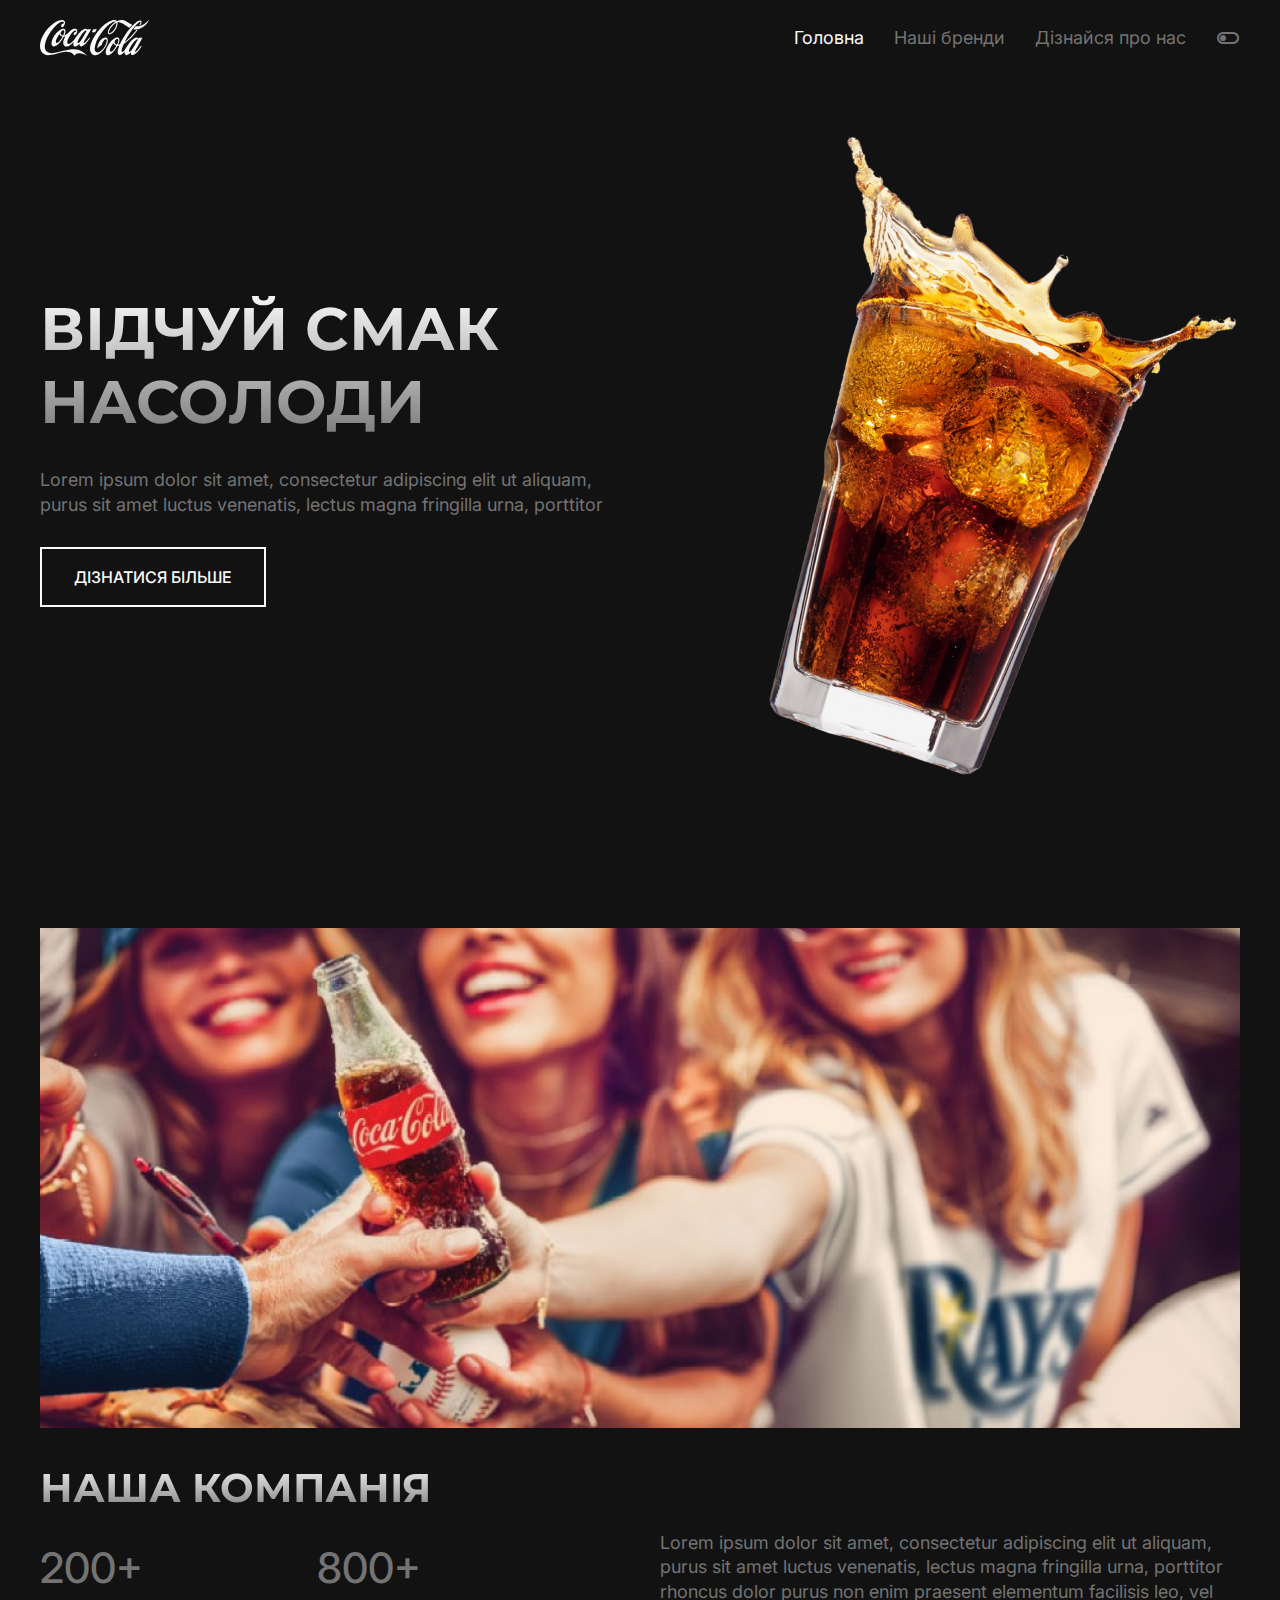
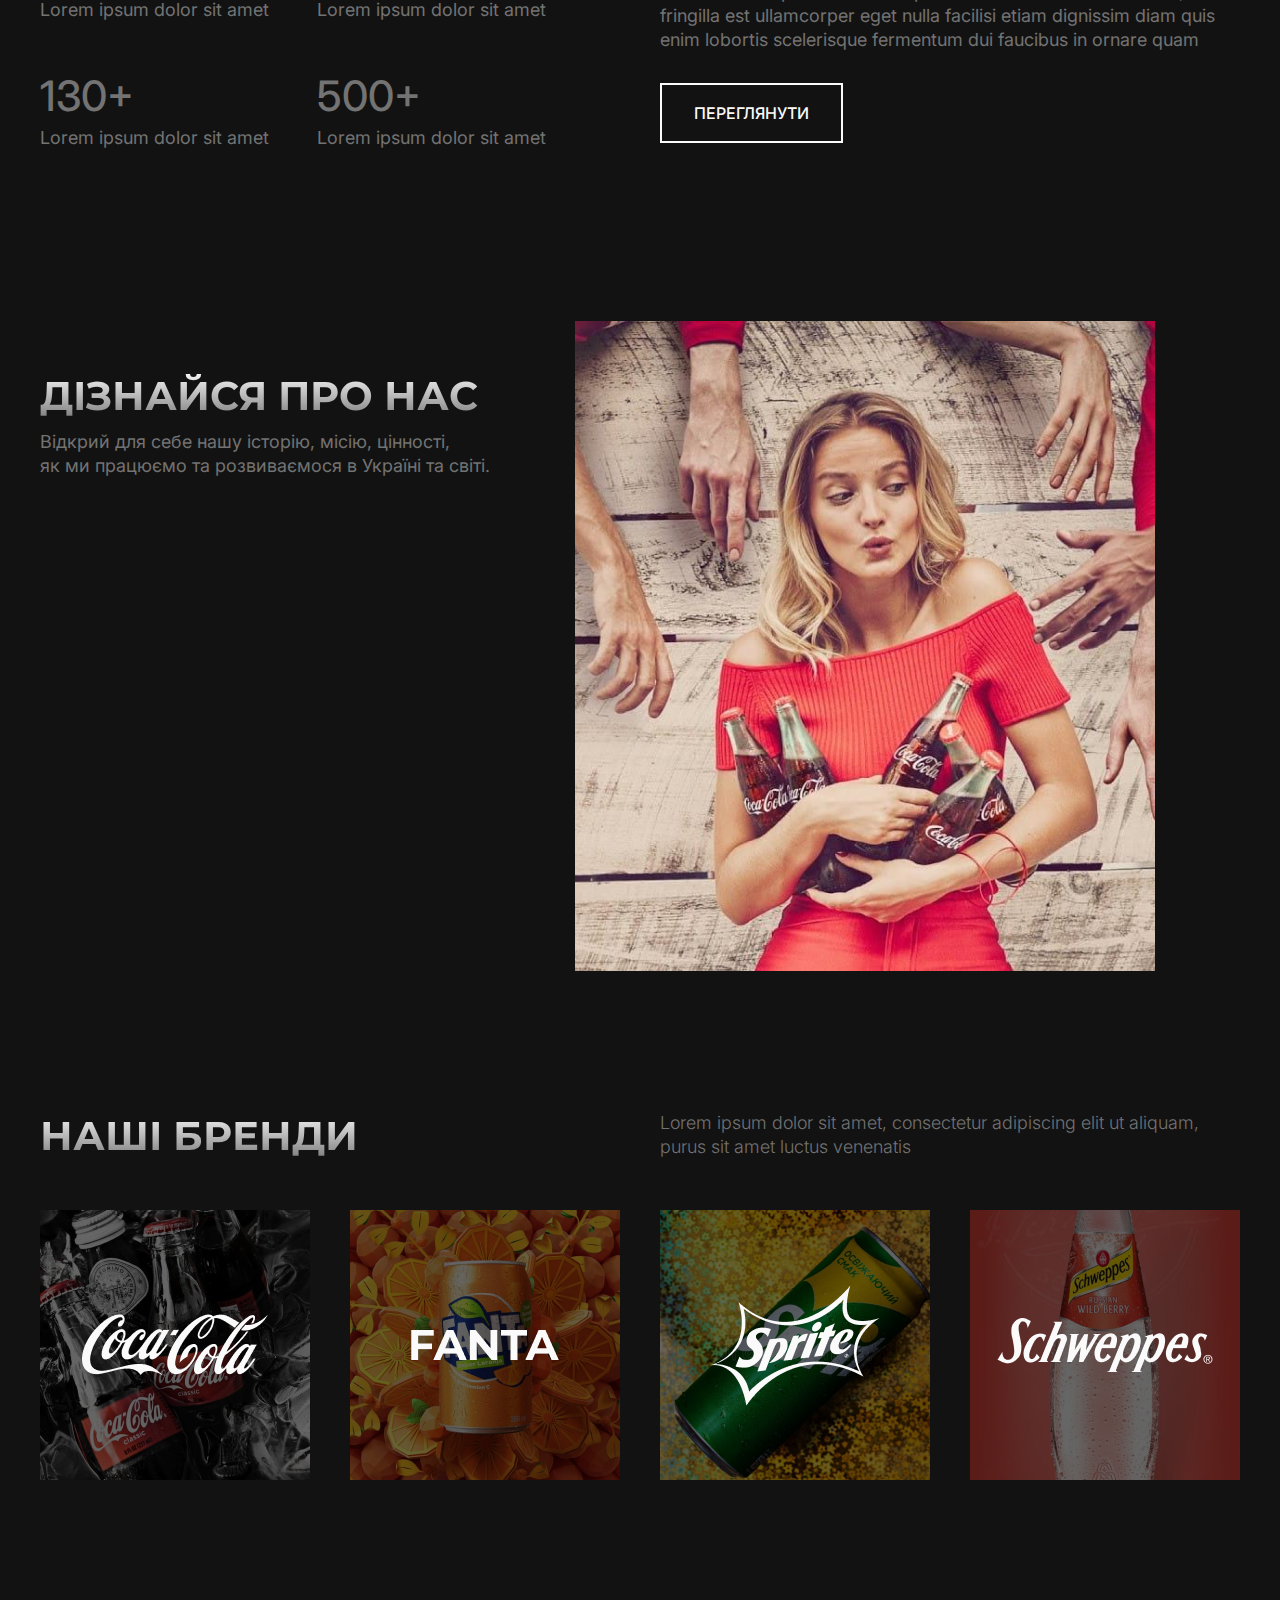
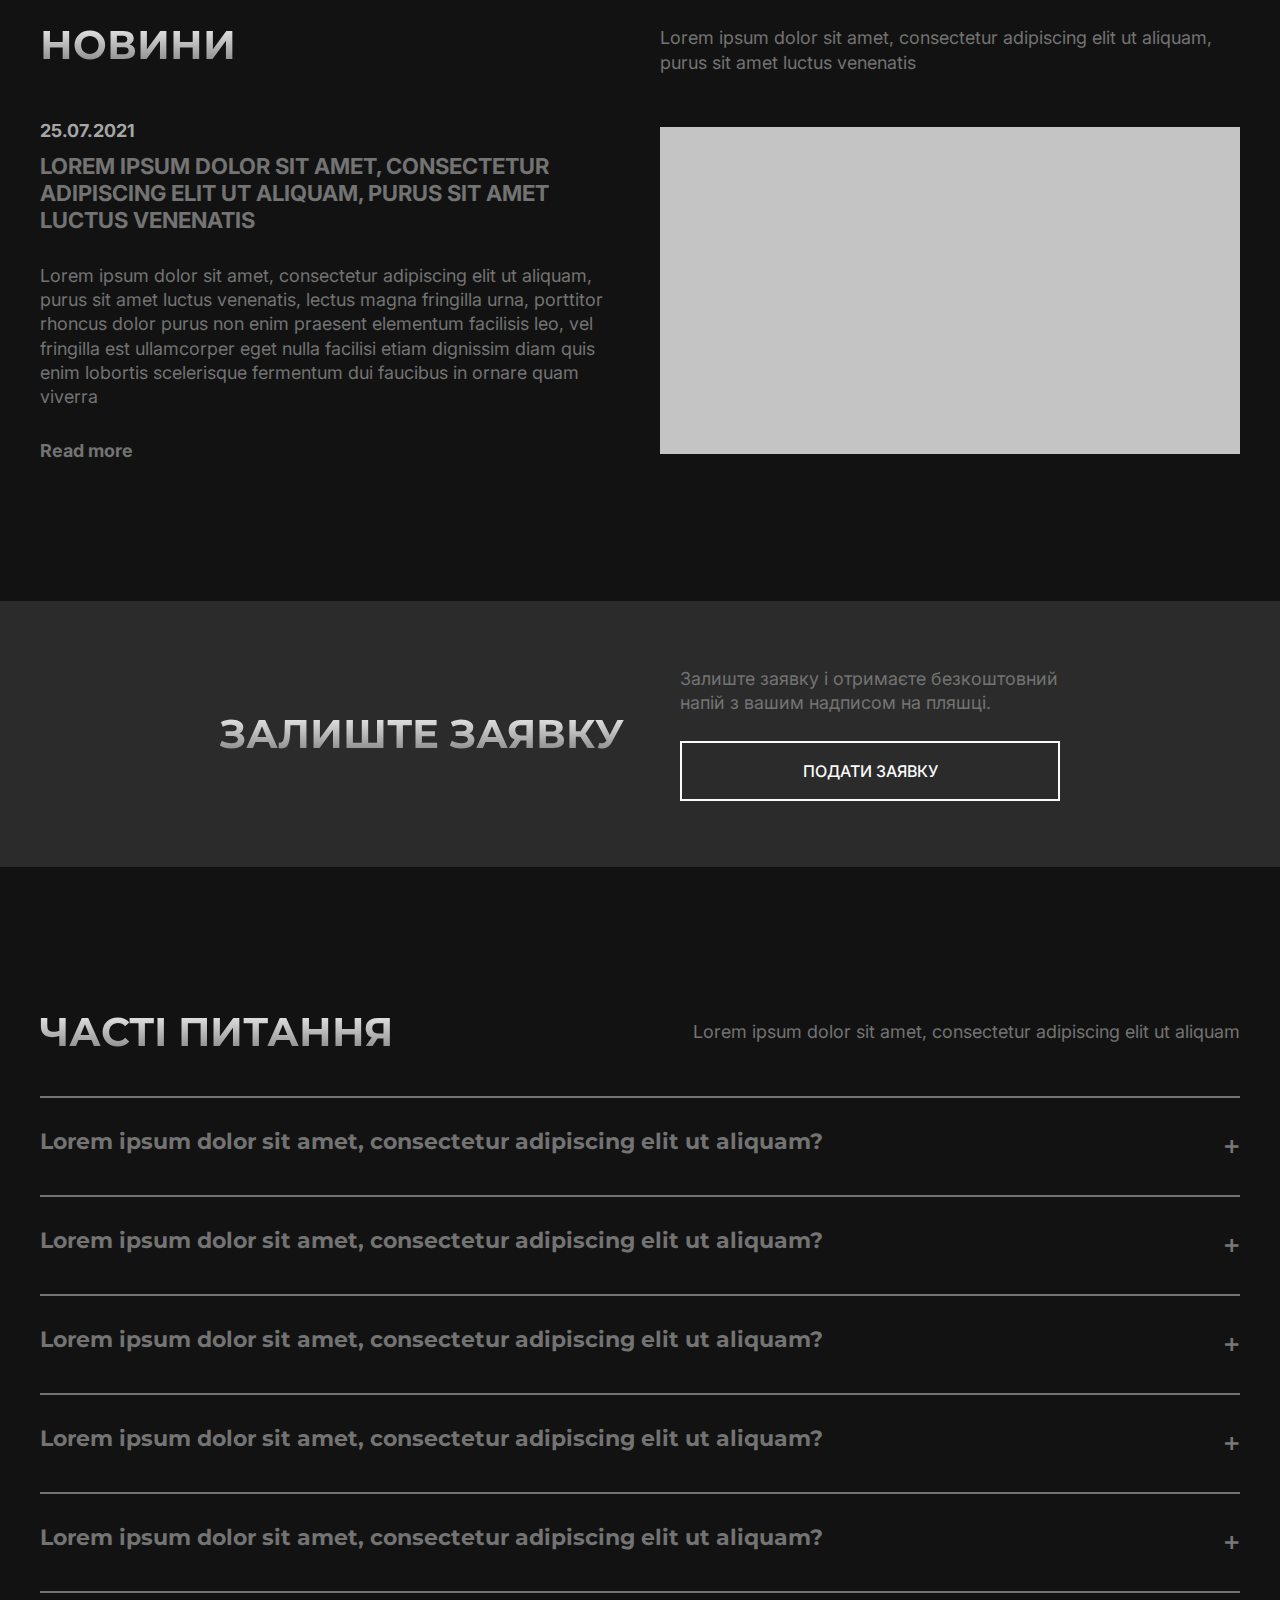
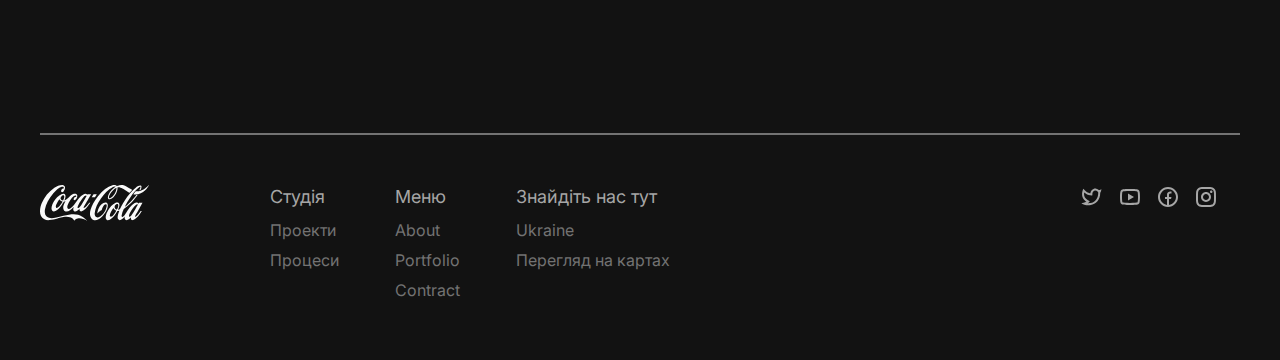
<file: index.html>
<html lang="en">

<head>
    <meta charset="UTF-8">
    <meta http-equiv="X-UA-Compatible" content="IE=edge">
    <meta name="viewport" content="width=device-width, initial-scale=1.0">
    <title>CocaCola</title>
    <link rel="stylesheet" href="css/main.css" id="theme">
    <link rel="stylesheet"
        href="https://fonts.googleapis.com/css2?family=Material+Symbols+Outlined:opsz,wght,FILL,GRAD@48,400,0,0" />
</head>

<body>
    <header>
        <div class="container">
            <div class="wrapper__header">
                <a href="#"><svg width="110" height="36" viewBox="0 0 110 36" fill="none"
                        xmlns="http://www.w3.org/2000/svg">
                        <g clip-path="url(#clip0_20_112)">
                            <path
                                d="M41.892 31.3975C37.8328 28.7634 32.3238 28.3012 23.4394 30.7842C13.968 33.0262 10.8101 34.4634 6.66289 31.5783C5.06962 30.1609 4.49839 27.8789 4.92494 24.5919C5.91426 19.2333 8.5878 14.0766 13.3368 8.35655C15.9874 5.381 18.4463 2.82743 21.693 1.80202C24.1814 1.15875 23.9488 3.12867 23.6477 3.4104C23.3299 3.4104 22.7962 3.46081 22.3837 3.73196C22.0489 3.9935 21.13 4.83801 21.0806 5.974C21.0094 7.71301 22.7959 7.35106 23.5665 6.39625C24.3971 5.32029 25.6247 3.25985 24.6591 1.33952C24.2543 0.656003 23.5551 0.183613 22.6868 0.0227616C19.7138 -0.148392 16.9451 1.27922 14.3897 2.85751C8.80121 6.76809 4.3308 12.1868 1.80126 18.1181C0.342986 21.6968 -0.975923 26.8232 1.00094 30.9956C2.53039 33.8906 5.70535 35.4284 9.49339 35.1068C12.1502 34.8256 15.3628 33.9607 17.5234 33.4384C19.6843 32.9152 30.7444 29.0855 34.3785 35.7511C34.3785 35.7511 35.587 33.388 38.607 33.3376C41.0899 33.1068 44.6719 34.0616 47.2803 35.9914C46.4113 34.675 43.9474 32.7347 41.892 31.3975Z"
                                fill="#FAFAFA" />
                            <path
                                d="M24.5673 9.02985C22.4987 7.66268 18.341 10.2764 15.0108 14.7598C11.9655 18.7814 10.6506 23.4554 12.0817 25.6168C14.2104 28.1601 18.1623 24.4608 19.8429 22.4807L20.0597 22.2492C21.2025 21.0127 22.0854 19.5248 22.9401 18.097C22.9401 18.097 23.7255 16.7901 23.763 16.7297C24.2485 16.6396 24.8332 16.4988 25.4921 16.3077C25.4827 16.3377 22.9712 20.5901 23.2274 22.7009C23.3072 23.3448 23.2464 25.6972 25.5262 26.4108C28.565 26.9238 30.9914 24.551 33.132 22.4399C33.132 22.4399 33.4968 22.0884 33.7031 21.8877C33.6509 22.0981 33.5829 22.379 33.5829 22.379C32.6932 25.4955 33.8924 26.1495 34.6425 26.3907C36.9096 27.0547 39.6179 23.737 39.6268 23.737C39.5564 24.782 39.3512 25.6465 40.4448 26.3403C41.477 26.7125 42.5216 26.145 43.3158 25.6121C46.176 23.5816 48.4803 20.4033 50.3414 17.6562H49.1542C49.1402 17.6562 46.2249 21.9128 44.3317 22.838C44.3287 22.838 43.9841 23.0161 43.7857 22.8752C43.5399 22.664 43.6368 22.2249 43.7886 21.9139C43.7981 21.8937 51.0982 9.13974 51.0982 9.13974H47.6515C47.6515 9.13974 47.275 9.75334 47.2443 9.79358C47.2211 9.77353 47.1659 9.66803 47.1277 9.61749C44.9923 6.64194 40.1564 11.2189 36.5156 16.5266C35.114 18.5675 33.3294 20.8654 31.4789 22.5241C31.4789 22.5241 28.7375 25.0554 27.5662 23.2367C27.138 22.4726 27.2698 21.3554 27.5113 20.6217C28.875 16.711 31.225 13.162 33.8992 11.0206C34.654 10.4279 35.4746 10.2565 35.8817 10.5079C36.2698 10.7395 36.3324 11.312 36.0869 11.7042C35.4641 11.6841 34.965 11.8748 34.5595 12.297C33.7604 13.1415 33.4828 13.9559 33.7368 14.7201C34.971 16.4893 37.4325 12.9908 37.3135 10.8597C37.271 10.0955 36.8664 9.37188 36.2623 9.01968C35.3621 8.4771 33.989 8.61762 33.1003 9.05018C31.9105 9.50237 30.0275 11.0805 28.9282 12.3072C27.5444 13.8455 25.171 15.5543 24.4289 15.363C24.6715 14.7094 26.6762 10.5778 24.5673 9.02985ZM41.1847 15.1419C41.8552 14.2072 43.8067 11.7039 44.2825 11.2818C45.8826 9.86378 46.5221 10.4877 46.5775 10.9297C45.0842 13.6238 43.3217 16.7102 41.6646 19.4849C41.668 19.475 41.146 20.279 41.146 20.279C40.4141 21.4046 39.6772 22.3698 38.4752 23.0432C38.3038 23.0939 38.0212 23.114 37.8332 22.9727C37.6068 22.8219 37.5175 22.5705 37.543 22.3091C37.6151 21.4448 38.4887 18.8014 41.1847 15.1419ZM22.434 16.7603C22.434 16.7603 22.4039 16.8511 22.3892 16.8808C22.3854 16.8808 20.8863 19.3434 20.8863 19.3434C19.9817 20.5601 18.8522 22.0885 17.4403 22.822C17.0218 22.9627 16.4432 23.0535 16.1484 22.6818C15.5234 21.9276 15.8455 20.882 16.1072 20.0378L16.1999 19.7362C16.9502 17.6856 18.1405 15.8757 19.2993 14.1969C19.3138 14.187 19.3462 14.177 19.358 14.177C19.3608 14.187 19.3655 14.187 19.3674 14.2072C20.0945 15.6143 21.4578 16.2675 22.4774 16.5695C22.4835 16.5695 22.4902 16.5796 22.4902 16.5998C22.4904 16.6297 22.4737 16.6702 22.434 16.7603ZM23.8541 13.8554C23.8475 13.8755 23.1865 15.4035 23.1865 15.4035C23.0909 15.4838 22.9398 15.4437 22.7666 15.4035L22.4699 15.3529C21.5381 15.0616 20.8353 14.4382 20.6186 13.6944C20.3199 12.2467 21.5475 11.1108 22.0884 10.6988C22.6074 10.3366 23.4142 10.1456 23.8828 10.5178C24.1717 10.8597 24.2812 11.3018 24.2812 11.7847C24.2814 12.4378 24.0812 13.1716 23.8541 13.8554ZM67.4278 18.5195C67.0953 17.7959 66.3065 17.3334 65.4656 17.3836C62.7352 17.6351 60.0646 19.8969 58.6622 23.1437C57.9264 24.8127 57.5248 26.1897 57.2615 28.3812C58.1106 27.3963 59.8424 25.7779 61.8077 24.8932C61.8077 24.8932 62.0751 22.7922 63.4387 20.9223C63.9547 20.148 64.9873 18.9015 66.1468 19.2331C67.16 19.575 66.8038 22.4 65.4573 25.1338C64.4611 27.1447 62.9365 29.1558 61.394 30.5428C60.0302 31.7088 58.0124 33.1162 56.2471 32.0307C55.1351 31.3675 54.568 29.9797 54.6877 28.1904C55.219 23.1139 57.5132 18.7911 60.7962 13.8653C64.1812 9.29125 67.9127 4.59661 72.9395 2.09303C73.9648 1.57037 74.9143 1.44977 75.7351 1.77147C75.7351 1.77147 71.0163 4.38521 68.767 9.22078C68.1948 10.4474 67.399 12.1057 68.2004 13.5735C68.6192 14.3374 69.3626 14.3978 69.9614 14.3576C72.7186 13.7141 74.4999 11.1205 75.9553 8.74825C76.7991 6.9488 77.5491 5.15938 77.5491 3.16886C77.5491 2.92765 77.5367 2.60608 77.5165 2.3646C78.8336 1.66117 81.5349 2.90746 81.5349 2.90746C83.6457 3.61144 88.1401 7.07985 89.6562 7.74303C90.3957 6.87861 91.6109 5.57188 92.2953 4.91831L91.3047 4.30499C89.7188 3.32985 88.0424 2.40485 86.3926 1.49015C82.6454 -0.570427 79.5952 0.1532 78.043 0.716249C77.4329 0.937265 76.8755 1.12834 76.8755 1.12834C75.7235 -0.138284 73.834 -0.0179543 72.4419 0.324079C67.4354 1.77161 62.7872 5.30004 57.8038 11.4224C54.14 16.2178 51.8673 20.3597 50.656 24.451C49.7223 27.2054 49.4386 31.2566 51.7175 33.6594C53.6551 35.6996 56.2243 35.2576 58.0385 34.5241C61.9694 32.5738 65.5025 28.3715 67.2629 23.5359C67.6878 22.0985 68.1592 20.0679 67.4278 18.5195ZM76.4669 3.3701C75.9466 9.38177 71.3076 12.9106 70.1597 13.1917C69.4641 13.3322 68.2772 13.0208 69.3369 10.4978C70.8972 7.09963 73.5613 4.21474 76.4195 2.73685C76.4892 2.98823 76.4872 3.14867 76.4669 3.3701ZM103.985 4.13383C101.49 5.56158 98.9027 6.48617 95.7715 6.1646C94.9038 7.15004 94.0588 8.16529 93.28 9.21062C97.6749 10.3366 102.334 7.83342 104.933 5.45114C107.682 3.04839 109.091 0.0227051 109.091 0.0227051C109.091 0.0227051 107.031 2.39496 103.985 4.13383ZM56.8267 9.14001H53.5535L51.7071 12.162H54.9797L56.8267 9.14001Z"
                                fill="#FAFAFA" />
                            <path
                                d="M95.7579 31.6773C95.4059 31.9185 94.9115 31.7331 95.0962 31.1803C95.5569 29.7729 97.3877 26.9048 97.3877 26.9048L102.487 17.7941H98.9942C98.8281 18.0688 98.4732 18.6996 98.4732 18.6996C98.3116 18.4284 97.8283 17.8255 97.6293 17.6952C96.776 17.1519 95.524 17.4088 94.6603 17.9012C90.905 20.1132 88.165 24.4834 86.0041 27.8915C86.0041 27.8915 83.7294 31.6799 82.4668 31.9616C81.4811 32.0421 81.5828 30.7045 81.6255 30.3928C82.0066 28.1406 82.8917 25.9996 83.7834 24.0593C85.5973 22.7927 87.6672 21.134 89.5483 19.3145C93.6308 15.3835 97.0724 10.9301 97.5755 9.93486C97.5755 9.93486 97.031 10.0456 96.388 10.0655C93.2473 14.4787 86.8202 20.8927 84.8717 21.8475C85.7349 19.756 91.3119 9.77387 96.0576 4.99887L96.8045 4.27483C97.9593 3.13884 99.1558 1.97277 100.088 1.7817C100.187 1.77167 100.314 1.7817 100.423 2.01329C100.465 2.89777 100.138 3.55134 99.7627 4.29516L99.2372 5.38101C99.2372 5.38101 99.9816 5.24022 100.471 5.07895C101.038 4.00382 101.666 2.79709 101.434 1.35986C101.357 0.89736 101.025 0.545574 100.59 0.46508C99.1747 0.193651 97.6319 1.24887 96.3903 2.10368L96.3403 2.13362C89.9582 7.17016 84.5693 14.4284 79.8576 24.3406C79.5162 24.6016 78.1969 24.9136 77.9727 24.7626C78.438 23.7978 79.0238 22.5007 79.3168 21.0932C79.3676 20.6909 79.4147 20.2791 79.4147 19.877C79.4147 19.0118 79.2086 18.1978 78.4392 17.6351C77.537 17.1827 76.422 17.3939 75.6701 17.7354C72.3023 19.1428 69.7852 22.6214 67.9687 25.4861C66.9918 27.3062 66.0177 29.2555 65.748 31.4876C65.558 33.2365 65.9448 34.3626 66.932 34.9257C67.9471 35.4481 69.2249 34.9051 69.7268 34.6439C73.1388 32.8343 75.5228 29.2055 77.4019 25.8879C77.4766 25.878 78.5026 25.848 79.2788 25.6467C79.289 25.6467 79.2934 25.6467 79.3106 25.6571C79.2661 25.8074 78.8651 27.0141 78.8651 27.0141C77.6741 30.5323 77.1233 32.9251 78.2483 34.3424C79.8559 36.343 82.5174 34.2724 84.6825 31.5375C84.2177 34.8145 85.9037 35.3276 87.1891 35.0765C88.6655 34.6746 90.3107 33.0858 91.0742 32.2718C90.829 33.2266 90.8956 34.936 92.2388 35.1066C93.1592 35.278 93.8482 34.7736 94.6453 34.3412C97.5047 32.7728 100.928 27.5465 101.816 26.0355H100.651C99.3876 27.959 97.78 30.4805 95.7579 31.6773ZM70.0918 31.3273C69.9105 31.0557 69.8503 30.759 69.8443 30.4382C69.8096 28.4669 71.915 24.9369 73.401 23.0138H73.4041C74.0267 24.3875 75.437 25.2704 76.2883 25.6426C75.2311 28.0152 71.6048 33.0965 70.0918 31.3273ZM76.8852 24.5818C76.7846 24.6527 75.0062 24.0491 74.6625 22.3905C74.3709 20.9625 75.3472 19.8467 76.2916 19.2843C76.697 18.9623 77.3077 18.8522 77.7556 19.0123C78.1714 19.2943 78.284 19.7974 78.284 20.3393C78.284 20.6717 78.2402 21.0132 78.2016 21.3247L78.1932 21.3953C77.8953 22.5098 77.4557 23.5809 76.8852 24.5818ZM91.1484 30.6941C91.1469 30.6941 90.8109 30.9956 90.8109 30.9956C90.3312 31.4277 89.8375 31.8901 89.2416 31.6588C89.077 31.5986 88.9613 31.3776 88.9334 31.2062C88.9063 29.9696 89.459 28.8239 89.9952 27.7081L90.1326 27.4165C91.6746 24.8229 93.467 21.7669 96.0993 19.646C96.5429 19.3236 97.0243 19.0527 97.5324 19.264C97.6493 19.3744 97.7853 19.5655 97.7853 19.7563C97.7853 19.8169 97.7319 19.9776 97.7012 20.0277C96.9659 21.2246 96.2658 22.4809 95.585 23.6872C94.2543 26.0698 92.8739 28.5323 91.1484 30.6941Z"
                                fill="#FAFAFA" />
                        </g>
                        <defs>
                            <clipPath id="clip0_20_112">
                                <rect width="109.091" height="36" fill="white" />
                            </clipPath>
                        </defs>
                    </svg>
                </a>
                <nav>
                    <a href="index.html" class="white__href">Головна</a>
                    <a href="our-brends.html">Наші бренди</a>
                    <a href="learn-about-us.html">Дізнайся про нас</a>
                    <button id="switchMode">
                        <span class="material-symbols-outlined" id="switchIcon">
                            toggle_off
                        </span>
                    </button>
                </nav>
            </div>
            <div class="wrapper__header__content">
                <div class="wrapper__header__content-text">
                    <h1>Відчуй смак насолоди</h1>
                    <p>Lorem ipsum dolor sit amet, consectetur adipiscing elit ut aliquam, purus sit amet luctus
                        venenatis, lectus magna fringilla urna, porttitor</p>
                    <a href="#">дізнатися більше</a>
                </div>
                <img src="img/header/header-cola.png" alt="#">
            </div>
        </div>
    </header>

    <section class="company">
        <div class="container">
            <div class="wrapper__company">
                <img src="img/header/header-main-img.png" alt="#">
                <div class="wrapper__company__content">
                    <div class="wrapper__company__content__mainText">
                        <h2>Наша компанія</h2>
                        <div class="wrapper__company__content__mainText__info">
                            <div class="wrapper__company__content__mainText__info-item">
                                <p class="mark">200+</p>
                                <p>Lorem ipsum dolor sit amet</p>
                            </div>
                            <div class="wrapper__company__content__mainText__info-item">
                                <p class="mark">800+</p>
                                <p>Lorem ipsum dolor sit amet</p>
                            </div>
                            <div class="wrapper__company__content__mainText__info-item">
                                <p class="mark">130+</p>
                                <p>Lorem ipsum dolor sit amet</p>
                            </div>
                            <div class="wrapper__company__content__mainText__info-item">
                                <p class="mark">500+</p>
                                <p>Lorem ipsum dolor sit amet</p>
                            </div>
                        </div>
                    </div>
                    <div class="wrapper__company__content__secondaryText">
                        <p>Lorem ipsum dolor sit amet, consectetur adipiscing elit ut aliquam, purus sit amet luctus
                            venenatis, lectus magna fringilla urna, porttitor rhoncus dolor purus non enim praesent
                            elementum facilisis leo, vel fringilla est ullamcorper eget nulla facilisi etiam dignissim
                            diam
                            quis enim lobortis scelerisque fermentum dui faucibus in ornare quam </p>
                        <a href="#">Переглянути</a>
                    </div>
                </div>
            </div>
        </div>
    </section>

    <section class="learn-about-us">
        <div class="container">
            <div class="wrapper__learn-about-us">
                <div class="wrapper__learn-about-us-mainText">
                    <h2>дізнайся про нас</h2>
                    <p>Відкрий для себе нашу історію, місію, цінності,
                        <br> як ми працюємо та розвиваємося в Україні та світі.
                    </p>
                </div>
                <img src="img/learn-about-us/main.png" alt="#">
                <div class="wrapper__learn-about-us-secondaryText">
                    <!-- <p>В Україні «Кока-Кола» однією з перших міжнародних компаній виявила зацікавленість працювати на
                        місцевому ринку. Компанія інвестує в економіку нашої країни від 1992 року.
                        Перший завод в Україні відкрився у Львові 1994 року. А вже 1998 року на повну потужність
                        запрацював новозбудований завод компанії «Кока-Кола Беверіджиз Україна» біля міста Бровари, на
                        Київщині.</p>
                    <a href="#">Читати далі</a> -->
                </div>
            </div>
        </div>
    </section>

    <section class="our-brends">
        <div class="container">
            <div class="wrapper__our-brends">
                <div class="wrapper__our-brends-head">
                    <h2>Наші бренди</h2>
                    <p>Lorem ipsum dolor sit amet, consectetur adipiscing elit ut aliquam, purus sit amet luctus
                        venenatis</p>
                </div>
                <div class="wrapper__our-brends-main">
                    <img src="img/our-brends/cocacola.png" alt="#">
                    <img src="img/our-brends/fanta.png" alt="#">
                    <img src="img/our-brends/sprite.png" alt="#">
                    <img src="img/our-brends/schweppes.png" alt="#">
                </div>
            </div>
        </div>
    </section>

    <section class="news">
        <div class="container">
            <div class="wrapper__news">
                <div class="wrapper__news-col1">
                    <div class="wrapper__news-col1-head">
                        <h2>новини</h2>
                        <p class="date">25.07.2021</p>
                    </div>
                    <div class="wrapper__news-col1-main">
                        <h3>Lorem ipsum dolor sit amet, consectetur adipiscing elit ut aliquam, purus sit amet
                            luctus
                            venenatis</h3>
                        <p>Lorem ipsum dolor sit amet, consectetur adipiscing elit ut aliquam, purus sit amet luctus
                            venenatis, lectus magna fringilla urna, porttitor rhoncus dolor purus non enim praesent
                            elementum facilisis leo, vel fringilla est ullamcorper eget nulla facilisi etiam
                            dignissim
                            diam
                            quis enim lobortis scelerisque fermentum dui faucibus in ornare quam viverra</p>
                        <a href="#">Read more</a>
                    </div>
                </div>
                <div class="wrapper__news-col2">
                    <p>Lorem ipsum dolor sit amet, consectetur adipiscing elit ut aliquam, purus sit amet luctus
                        venenatis</p>
                    <img src="img/news/bg-news.png" alt="#">
                </div>
            </div>
        </div>
    </section>

    <section class="form">
        <div class="container">
            <div class="wrapper__form">
                <h2>Залиште заявку</h2>
                <div class="wrapper__form-submit">
                    <p>Залиште заявку і отримаєте безкоштовний напій з вашим надписом на пляшці.</p>
                    <a href="#">Подати заявку</a>
                </div>
            </div>
        </div>
    </section>

    <section class="answers">
        <div class="container">
            <div class="wrapper__answers">
                <div class="wrapper__answers__head">
                    <h2>Часті питання</h2>
                    <p>Lorem ipsum dolor sit amet, consectetur adipiscing elit ut aliquam</p>
                </div>
                <div class="wrapper__answers__main">
                    <div class="wrapper__answers__main-item">
                        <hr>
                        <button class="accordion">Lorem ipsum dolor sit amet, consectetur adipiscing elit ut
                            aliquam?</button>
                        <div class="panel">Lorem ipsum dolor sit amet, consectetur adipiscing elit ut aliquam, purus sit
                            amet luctus venenatis, lectus magna fringilla urna, porttitor rhoncus</div>
                    </div>
                    <div class="wrapper__answers__main-item">
                        <hr>
                        <button class="accordion">Lorem ipsum dolor sit amet, consectetur adipiscing elit ut
                            aliquam?</button>
                        <div class="panel">Lorem ipsum dolor sit amet, consectetur adipiscing elit ut aliquam, purus sit
                            amet luctus venenatis, lectus magna fringilla urna, porttitor rhoncus</div>
                    </div>
                    <div class="wrapper__answers__main-item">
                        <hr>
                        <button class="accordion">Lorem ipsum dolor sit amet, consectetur adipiscing elit ut
                            aliquam?</button>
                        <div class="panel">Lorem ipsum dolor sit amet, consectetur adipiscing elit ut aliquam, purus sit
                            amet luctus venenatis, lectus magna fringilla urna, porttitor rhoncus</div>
                    </div>
                    <div class="wrapper__answers__main-item">
                        <hr>
                        <button class="accordion">Lorem ipsum dolor sit amet, consectetur adipiscing elit ut
                            aliquam?</button>
                        <div class="panel">Lorem ipsum dolor sit amet, consectetur adipiscing elit ut aliquam, purus sit
                            amet luctus venenatis, lectus magna fringilla urna, porttitor rhoncus</div>
                    </div>
                    <div class="wrapper__answers__main-item">
                        <hr>
                        <button class="accordion">Lorem ipsum dolor sit amet, consectetur adipiscing elit ut
                            aliquam?</button>
                        <div class="panel">Lorem ipsum dolor sit amet, consectetur adipiscing elit ut aliquam, purus sit
                            amet luctus venenatis, lectus magna fringilla urna, porttitor rhoncus</div>
                        <hr>
                    </div>
                </div>
            </div>
        </div>
    </section>

    <footer>
        <div class="container">
            <div class="wrapper__footer">
                <hr>
                <div class="wrapper__footer__content">
                    <div class="wrapper__footer__content-logo">
                        <svg width="110" height="36" viewBox="0 0 110 36" fill="none"
                            xmlns="http://www.w3.org/2000/svg">
                            <g clip-path="url(#clip0_20_111)">
                                <path
                                    d="M41.892 31.3975C37.8328 28.7634 32.3238 28.3012 23.4394 30.7842C13.968 33.0262 10.8101 34.4634 6.66289 31.5783C5.06962 30.1609 4.49839 27.8789 4.92494 24.5919C5.91426 19.2333 8.5878 14.0766 13.3368 8.35655C15.9874 5.381 18.4463 2.82743 21.693 1.80202C24.1814 1.15875 23.9488 3.12867 23.6477 3.4104C23.3299 3.4104 22.7962 3.46081 22.3837 3.73196C22.0489 3.9935 21.13 4.83801 21.0806 5.974C21.0094 7.71301 22.7959 7.35106 23.5665 6.39625C24.3971 5.32029 25.6247 3.25985 24.6591 1.33952C24.2543 0.656003 23.5551 0.183613 22.6868 0.0227616C19.7138 -0.148392 16.9451 1.27922 14.3897 2.85751C8.80121 6.76809 4.3308 12.1868 1.80126 18.1181C0.342986 21.6968 -0.975923 26.8232 1.00094 30.9956C2.53039 33.8906 5.70535 35.4284 9.49339 35.1068C12.1502 34.8256 15.3628 33.9607 17.5234 33.4384C19.6843 32.9152 30.7444 29.0855 34.3785 35.7511C34.3785 35.7511 35.587 33.388 38.607 33.3376C41.0899 33.1068 44.6719 34.0616 47.2803 35.9914C46.4113 34.675 43.9474 32.7347 41.892 31.3975V31.3975Z"
                                    fill="#FAFAFA" />
                                <path
                                    d="M24.5673 9.02985C22.4987 7.66268 18.341 10.2764 15.0108 14.7598C11.9655 18.7814 10.6506 23.4554 12.0817 25.6168C14.2104 28.1601 18.1623 24.4608 19.8429 22.4807L20.0597 22.2492C21.2025 21.0127 22.0854 19.5248 22.9401 18.097C22.9401 18.097 23.7255 16.7901 23.763 16.7297C24.2485 16.6396 24.8332 16.4988 25.4921 16.3077C25.4827 16.3377 22.9712 20.5901 23.2274 22.7009C23.3072 23.3448 23.2464 25.6972 25.5262 26.4108C28.565 26.9238 30.9914 24.551 33.132 22.4399C33.132 22.4399 33.4968 22.0884 33.7031 21.8877C33.6509 22.0981 33.5829 22.379 33.5829 22.379C32.6932 25.4955 33.8924 26.1495 34.6425 26.3907C36.9096 27.0547 39.6179 23.737 39.6268 23.737C39.5564 24.782 39.3512 25.6465 40.4448 26.3403C41.477 26.7125 42.5216 26.145 43.3158 25.6121C46.176 23.5816 48.4803 20.4033 50.3414 17.6562H49.1542C49.1402 17.6562 46.2249 21.9128 44.3317 22.838C44.3287 22.838 43.9841 23.0161 43.7857 22.8752C43.5399 22.664 43.6368 22.2249 43.7886 21.9139C43.7981 21.8937 51.0982 9.13974 51.0982 9.13974H47.6515C47.6515 9.13974 47.275 9.75334 47.2443 9.79358C47.2211 9.77353 47.1659 9.66804 47.1277 9.61749C44.9923 6.64194 40.1564 11.2189 36.5156 16.5266C35.114 18.5675 33.3294 20.8654 31.4789 22.5241C31.4789 22.5241 28.7375 25.0554 27.5662 23.2367C27.138 22.4726 27.2698 21.3554 27.5113 20.6217C28.875 16.711 31.225 13.162 33.8992 11.0206C34.654 10.4279 35.4746 10.2565 35.8817 10.5079C36.2698 10.7395 36.3324 11.312 36.0869 11.7042C35.4641 11.6841 34.965 11.8748 34.5595 12.297C33.7604 13.1415 33.4828 13.9559 33.7368 14.7201C34.971 16.4893 37.4325 12.9908 37.3135 10.8597C37.271 10.0955 36.8664 9.37188 36.2623 9.01968C35.3621 8.4771 33.989 8.61762 33.1003 9.05018C31.9105 9.50238 30.0275 11.0805 28.9282 12.3072C27.5444 13.8455 25.171 15.5543 24.4289 15.363C24.6715 14.7094 26.6762 10.5778 24.5673 9.02985V9.02985ZM41.1847 15.1419C41.8552 14.2072 43.8067 11.7039 44.2825 11.2818C45.8826 9.86378 46.5221 10.4877 46.5775 10.9297C45.0842 13.6238 43.3217 16.7102 41.6646 19.4849C41.668 19.475 41.146 20.279 41.146 20.279C40.4141 21.4046 39.6772 22.3698 38.4752 23.0432C38.3038 23.0939 38.0212 23.114 37.8332 22.9727C37.6068 22.8219 37.5175 22.5705 37.543 22.3091C37.6151 21.4448 38.4887 18.8014 41.1847 15.1419V15.1419ZM22.434 16.7603C22.434 16.7603 22.4039 16.8511 22.3892 16.8808C22.3854 16.8808 20.8863 19.3434 20.8863 19.3434C19.9817 20.5601 18.8522 22.0885 17.4403 22.822C17.0218 22.9627 16.4432 23.0535 16.1484 22.6818C15.5234 21.9276 15.8455 20.882 16.1072 20.0378L16.1999 19.7362C16.9502 17.6856 18.1405 15.8757 19.2993 14.1969C19.3138 14.187 19.3462 14.177 19.358 14.177C19.3608 14.187 19.3655 14.187 19.3674 14.2072C20.0945 15.6143 21.4578 16.2675 22.4774 16.5695C22.4835 16.5695 22.4902 16.5796 22.4902 16.5998C22.4904 16.6297 22.4737 16.6702 22.434 16.7603V16.7603ZM23.8541 13.8554C23.8475 13.8755 23.1865 15.4035 23.1865 15.4035C23.0909 15.4838 22.9398 15.4437 22.7666 15.4035L22.4699 15.3529C21.5381 15.0616 20.8353 14.4382 20.6186 13.6944C20.3199 12.2467 21.5475 11.1108 22.0884 10.6988C22.6074 10.3366 23.4142 10.1456 23.8828 10.5178C24.1717 10.8597 24.2812 11.3018 24.2812 11.7847C24.2814 12.4378 24.0812 13.1716 23.8541 13.8554ZM67.4278 18.5195C67.0953 17.7959 66.3065 17.3334 65.4656 17.3836C62.7352 17.6351 60.0646 19.8969 58.6622 23.1437C57.9264 24.8127 57.5248 26.1897 57.2615 28.3812C58.1106 27.3963 59.8424 25.7779 61.8077 24.8932C61.8077 24.8932 62.0751 22.7922 63.4387 20.9223C63.9547 20.148 64.9873 18.9015 66.1468 19.2331C67.16 19.575 66.8038 22.4 65.4573 25.1338C64.4611 27.1447 62.9365 29.1558 61.394 30.5428C60.0302 31.7088 58.0124 33.1162 56.2471 32.0307C55.1351 31.3675 54.568 29.9797 54.6877 28.1904C55.219 23.1139 57.5132 18.7911 60.7961 13.8653C64.1812 9.29125 67.9127 4.59661 72.9395 2.09303C73.9648 1.57037 74.9143 1.44977 75.7351 1.77147C75.7351 1.77147 71.0163 4.38521 68.767 9.22078C68.1948 10.4474 67.399 12.1057 68.2004 13.5735C68.6192 14.3374 69.3626 14.3978 69.9614 14.3576C72.7186 13.7141 74.4999 11.1205 75.9553 8.74825C76.7991 6.9488 77.5491 5.15938 77.5491 3.16886C77.5491 2.92765 77.5367 2.60608 77.5165 2.3646C78.8336 1.66117 81.5349 2.90746 81.5349 2.90746C83.6457 3.61144 88.1401 7.07985 89.6562 7.74303C90.3957 6.87861 91.6109 5.57188 92.2953 4.91831L91.3047 4.30499C89.7187 3.32985 88.0424 2.40485 86.3926 1.49015C82.6454 -0.570427 79.5952 0.1532 78.043 0.716249C77.4329 0.937265 76.8755 1.12834 76.8755 1.12834C75.7235 -0.138284 73.834 -0.0179543 72.4419 0.324079C67.4354 1.77161 62.7872 5.30004 57.8038 11.4224C54.14 16.2178 51.8673 20.3597 50.656 24.451C49.7223 27.2054 49.4386 31.2566 51.7175 33.6594C53.6551 35.6996 56.2243 35.2576 58.0385 34.5241C61.9694 32.5738 65.5025 28.3715 67.2629 23.5359C67.6878 22.0985 68.1592 20.0679 67.4278 18.5195V18.5195ZM76.4669 3.3701C75.9466 9.38177 71.3076 12.9106 70.1597 13.1917C69.4641 13.3322 68.2772 13.0208 69.3369 10.4978C70.8972 7.09963 73.5613 4.21474 76.4195 2.73685C76.4892 2.98823 76.4872 3.14867 76.4669 3.3701V3.3701ZM103.985 4.13383C101.49 5.56158 98.9027 6.48617 95.7715 6.1646C94.9038 7.15004 94.0588 8.16529 93.28 9.21062C97.6749 10.3366 102.334 7.83342 104.933 5.45114C107.682 3.04839 109.091 0.0227051 109.091 0.0227051C109.091 0.0227051 107.031 2.39496 103.985 4.13383ZM56.8267 9.14001H53.5535L51.7071 12.162H54.9797L56.8267 9.14001Z"
                                    fill="#FAFAFA" />
                                <path
                                    d="M95.7579 31.6773C95.4059 31.9185 94.9115 31.7331 95.0962 31.1803C95.5569 29.7729 97.3877 26.9048 97.3877 26.9048L102.487 17.7941H98.9942C98.8281 18.0688 98.4732 18.6996 98.4732 18.6996C98.3116 18.4284 97.8283 17.8255 97.6293 17.6952C96.776 17.1519 95.524 17.4088 94.6603 17.9012C90.905 20.1132 88.165 24.4834 86.0041 27.8915C86.0041 27.8915 83.7294 31.6799 82.4668 31.9616C81.4811 32.0421 81.5828 30.7045 81.6255 30.3928C82.0066 28.1406 82.8917 25.9996 83.7834 24.0593C85.5973 22.7927 87.6672 21.134 89.5483 19.3145C93.6308 15.3835 97.0724 10.9301 97.5755 9.93486C97.5755 9.93486 97.031 10.0456 96.388 10.0655C93.2473 14.4787 86.8202 20.8927 84.8717 21.8475C85.7349 19.756 91.3119 9.77387 96.0576 4.99887L96.8045 4.27483C97.9593 3.13884 99.1558 1.97277 100.088 1.7817C100.187 1.77167 100.314 1.7817 100.423 2.01329C100.465 2.89777 100.138 3.55134 99.7627 4.29516L99.2372 5.38101C99.2372 5.38101 99.9816 5.24022 100.471 5.07895C101.038 4.00382 101.666 2.79709 101.434 1.35986C101.357 0.89736 101.025 0.545574 100.59 0.46508C99.1747 0.193651 97.6319 1.24887 96.3903 2.10368L96.3403 2.13362C89.9582 7.17016 84.5693 14.4284 79.8576 24.3406C79.5162 24.6016 78.1969 24.9136 77.9727 24.7626C78.438 23.7978 79.0238 22.5007 79.3168 21.0932C79.3676 20.6909 79.4147 20.2791 79.4147 19.877C79.4147 19.0118 79.2086 18.1978 78.4392 17.6351C77.537 17.1827 76.422 17.3939 75.6701 17.7354C72.3023 19.1428 69.7852 22.6214 67.9687 25.4861C66.9918 27.3062 66.0177 29.2555 65.748 31.4876C65.558 33.2365 65.9448 34.3626 66.932 34.9257C67.9471 35.448 69.2249 34.9051 69.7268 34.6439C73.1388 32.8343 75.5228 29.2055 77.4019 25.8879C77.4766 25.878 78.5026 25.848 79.2788 25.6467C79.289 25.6467 79.2934 25.6467 79.3106 25.6571C79.2661 25.8074 78.8651 27.0141 78.8651 27.0141C77.6741 30.5323 77.1233 32.9251 78.2483 34.3424C79.8559 36.343 82.5174 34.2724 84.6825 31.5375C84.2177 34.8145 85.9037 35.3276 87.1891 35.0765C88.6655 34.6746 90.3107 33.0858 91.0742 32.2718C90.829 33.2266 90.8956 34.936 92.2388 35.1066C93.1592 35.278 93.8482 34.7736 94.6453 34.3412C97.5047 32.7728 100.928 27.5465 101.816 26.0355H100.651C99.3876 27.959 97.78 30.4805 95.7579 31.6773V31.6773ZM70.0918 31.3273C69.9105 31.0557 69.8503 30.759 69.8443 30.4382C69.8096 28.4669 71.915 24.9369 73.401 23.0138H73.4041C74.0267 24.3875 75.437 25.2704 76.2883 25.6426C75.2311 28.0152 71.6048 33.0965 70.0918 31.3273V31.3273ZM76.8852 24.5818C76.7846 24.6527 75.0062 24.0491 74.6625 22.3905C74.3709 20.9625 75.3472 19.8467 76.2916 19.2843C76.697 18.9623 77.3077 18.8522 77.7556 19.0123C78.1714 19.2943 78.284 19.7974 78.284 20.3393C78.284 20.6717 78.2402 21.0132 78.2016 21.3247L78.1932 21.3953C77.8953 22.5098 77.4557 23.5809 76.8852 24.5818V24.5818ZM91.1484 30.6941C91.1469 30.6941 90.8109 30.9956 90.8109 30.9956C90.3312 31.4277 89.8375 31.8901 89.2416 31.6588C89.077 31.5986 88.9613 31.3776 88.9334 31.2062C88.9063 29.9696 89.459 28.8239 89.9952 27.7081L90.1326 27.4165C91.6746 24.8229 93.467 21.7669 96.0993 19.646C96.5429 19.3236 97.0243 19.0527 97.5324 19.264C97.6492 19.3744 97.7853 19.5655 97.7853 19.7563C97.7853 19.8169 97.7319 19.9776 97.7012 20.0277C96.9659 21.2246 96.2658 22.4809 95.585 23.6872C94.2543 26.0698 92.8739 28.5323 91.1484 30.6941V30.6941Z"
                                    fill="#FAFAFA" />
                            </g>
                            <defs>
                                <clipPath id="clip0_20_111">
                                    <rect width="109.091" height="36" fill="white" />
                                </clipPath>
                            </defs>
                        </svg>
                    </div>
                    <div class="wrapper__footer__content__categories">
                        <div class="wrapper__footer__content__categories-item">
                            <p>Студія</p>
                            <a href="#">Проекти</a>
                            <a href="#">Процеси</a>
                        </div>
                        <div class="wrapper__footer__content__categories-item">
                            <p>Меню</p>
                            <a href="#">About</a>
                            <a href="#">Portfolio</a>
                            <a href="#">Contract</a>
                        </div>
                        <div class="wrapper__footer__content__categories-item">
                            <p>Знайдіть нас тут</p>
                            <a href="#">Ukraine</a>
                            <a href="#">Перегляд на картах</a>
                        </div>
                    </div>
                    <div class="wrapper__footer__content__socials">
                        <a href="#"><svg width="24" height="24" viewBox="0 0 24 24" fill="none"
                                xmlns="http://www.w3.org/2000/svg">
                                <path
                                    d="M15.2995 5.55011C14.5395 5.54999 13.8098 5.84824 13.2674 6.38068C12.7251 6.91313 12.4134 7.63721 12.3995 8.39711L12.3715 9.97211C12.3699 10.0567 12.3504 10.1399 12.3143 10.2164C12.2782 10.2929 12.2264 10.3609 12.1622 10.416C12.098 10.471 12.0228 10.5119 11.9417 10.5359C11.8606 10.5599 11.7754 10.5664 11.6915 10.5551L10.1305 10.3431C8.07653 10.0631 6.10853 9.11711 4.22053 7.54411C3.62253 10.8541 4.79053 13.1471 7.60353 14.9161L9.35053 16.0141C9.43354 16.0663 9.5025 16.138 9.55138 16.223C9.60026 16.308 9.62757 16.4036 9.63093 16.5016C9.63428 16.5996 9.61358 16.6969 9.57062 16.785C9.52767 16.8731 9.46378 16.9494 9.38453 17.0071L7.79253 18.1701C8.73953 18.2291 9.63853 18.1871 10.3845 18.0391C15.1025 17.0971 18.2395 13.5471 18.2395 7.69111C18.2395 7.21311 17.2275 5.55011 15.2995 5.55011ZM10.3995 8.36011C10.417 7.39616 10.7184 6.45878 11.2661 5.66534C11.8138 4.87189 12.5833 4.25763 13.4784 3.89948C14.3736 3.54133 15.3544 3.45519 16.2983 3.65186C17.2421 3.84853 18.107 4.31926 18.7845 5.00511C19.4955 5.00011 20.1005 5.18011 21.4535 4.36011C21.1185 6.00011 20.9535 6.71211 20.2395 7.69111C20.2395 15.3331 15.5425 19.0491 10.7765 20.0001C7.50853 20.6521 2.75653 19.5811 1.39453 18.1591C2.08853 18.1051 4.90853 17.8021 6.53853 16.6091C5.15953 15.7001 -0.329469 12.4701 3.27753 3.78611C4.97053 5.76311 6.68753 7.10911 8.42753 7.82311C9.58553 8.29811 9.86953 8.28811 10.4005 8.36111L10.3995 8.36011Z"
                                    fill="#A6A6A6" />
                            </svg>
                        </a>
                        <a href="#"><svg width="24" height="24" viewBox="0 0 24 24" fill="none"
                                xmlns="http://www.w3.org/2000/svg">
                                <path
                                    d="M19.606 6.995C19.53 6.697 19.314 6.472 19.067 6.403C18.63 6.28 16.5 6 12 6C7.5 6 5.372 6.28 4.931 6.403C4.687 6.471 4.471 6.696 4.394 6.995C4.285 7.419 4 9.196 4 12C4 14.804 4.285 16.58 4.394 17.006C4.47 17.303 4.686 17.528 4.932 17.596C5.372 17.72 7.5 18 12 18C16.5 18 18.629 17.72 19.069 17.597C19.313 17.529 19.529 17.304 19.606 17.005C19.715 16.581 20 14.8 20 12C20 9.2 19.715 7.42 19.606 6.995ZM21.543 6.498C22 8.28 22 12 22 12C22 12 22 15.72 21.543 17.502C21.289 18.487 20.546 19.262 19.605 19.524C17.896 20 12 20 12 20C12 20 6.107 20 4.395 19.524C3.45 19.258 2.708 18.484 2.457 17.502C2 15.72 2 12 2 12C2 12 2 8.28 2.457 6.498C2.711 5.513 3.454 4.738 4.395 4.476C6.107 4 12 4 12 4C12 4 17.896 4 19.605 4.476C20.55 4.742 21.292 5.516 21.543 6.498ZM10 15.5V8.5L16 12L10 15.5Z"
                                    fill="#A6A6A6" />
                            </svg>
                        </a>
                        <a href="#"><svg width="24" height="24" viewBox="0 0 24 24" fill="none"
                                xmlns="http://www.w3.org/2000/svg">
                                <path
                                    d="M13 19.938C15.0173 19.6813 16.8611 18.6661 18.1568 17.0988C19.4525 15.5314 20.1027 13.5295 19.9754 11.5C19.848 9.47041 18.9527 7.56549 17.4713 6.17238C15.9898 4.77927 14.0336 4.00252 12 4C9.96396 3.99848 8.00395 4.77334 6.51934 6.16668C5.03473 7.56002 4.13724 9.46699 4.00974 11.499C3.88225 13.5311 4.53434 15.5353 5.83314 17.1033C7.13195 18.6712 8.97974 19.685 11 19.938V14H9V12H11V10.346C11 9.009 11.14 8.524 11.4 8.035C11.6561 7.55119 12.052 7.15569 12.536 6.9C12.918 6.695 13.393 6.572 14.223 6.519C14.552 6.498 14.978 6.524 15.501 6.599V8.499H15C14.083 8.499 13.704 8.542 13.478 8.663C13.3431 8.73236 13.2334 8.84215 13.164 8.977C13.044 9.203 13 9.427 13 10.345V12H15.5L15 14H13V19.938ZM12 22C6.477 22 2 17.523 2 12C2 6.477 6.477 2 12 2C17.523 2 22 6.477 22 12C22 17.523 17.523 22 12 22Z"
                                    fill="#A6A6A6" />
                            </svg>
                        </a>
                        <a href="#">
                            <svg width="24" height="24" viewBox="0 0 24 24" fill="none"
                                xmlns="http://www.w3.org/2000/svg">
                                <path
                                    d="M12 9C11.2044 9 10.4413 9.31607 9.87868 9.87868C9.31607 10.4413 9 11.2044 9 12C9 12.7956 9.31607 13.5587 9.87868 14.1213C10.4413 14.6839 11.2044 15 12 15C12.7956 15 13.5587 14.6839 14.1213 14.1213C14.6839 13.5587 15 12.7956 15 12C15 11.2044 14.6839 10.4413 14.1213 9.87868C13.5587 9.31607 12.7956 9 12 9ZM12 7C13.3261 7 14.5979 7.52678 15.5355 8.46447C16.4732 9.40215 17 10.6739 17 12C17 13.3261 16.4732 14.5979 15.5355 15.5355C14.5979 16.4732 13.3261 17 12 17C10.6739 17 9.40215 16.4732 8.46447 15.5355C7.52678 14.5979 7 13.3261 7 12C7 10.6739 7.52678 9.40215 8.46447 8.46447C9.40215 7.52678 10.6739 7 12 7V7ZM18.5 6.75C18.5 7.08152 18.3683 7.39946 18.1339 7.63388C17.8995 7.8683 17.5815 8 17.25 8C16.9185 8 16.6005 7.8683 16.3661 7.63388C16.1317 7.39946 16 7.08152 16 6.75C16 6.41848 16.1317 6.10054 16.3661 5.86612C16.6005 5.6317 16.9185 5.5 17.25 5.5C17.5815 5.5 17.8995 5.6317 18.1339 5.86612C18.3683 6.10054 18.5 6.41848 18.5 6.75V6.75ZM12 4C9.526 4 9.122 4.007 7.971 4.058C7.187 4.095 6.661 4.2 6.173 4.39C5.739 4.558 5.426 4.759 5.093 5.093C4.78001 5.3954 4.53935 5.76458 4.389 6.173C4.199 6.663 4.094 7.188 4.058 7.971C4.006 9.075 4 9.461 4 12C4 14.474 4.007 14.878 4.058 16.029C4.095 16.812 4.2 17.339 4.389 17.826C4.559 18.261 4.759 18.574 5.091 18.906C5.428 19.242 5.741 19.443 6.171 19.609C6.665 19.8 7.191 19.906 7.971 19.942C9.075 19.994 9.461 20 12 20C14.474 20 14.878 19.993 16.029 19.942C16.811 19.905 17.338 19.8 17.826 19.611C18.259 19.442 18.574 19.241 18.906 18.909C19.243 18.572 19.444 18.259 19.61 17.829C19.8 17.336 19.906 16.809 19.942 16.029C19.994 14.925 20 14.539 20 12C20 9.526 19.993 9.122 19.942 7.971C19.905 7.189 19.8 6.661 19.61 6.173C19.4593 5.765 19.2191 5.39596 18.907 5.093C18.6047 4.77985 18.2355 4.53917 17.827 4.389C17.337 4.199 16.811 4.094 16.029 4.058C14.925 4.006 14.539 4 12 4ZM12 2C14.717 2 15.056 2.01 16.122 2.06C17.187 2.11 17.912 2.277 18.55 2.525C19.21 2.779 19.766 3.123 20.322 3.678C20.8305 4.1779 21.224 4.78259 21.475 5.45C21.722 6.087 21.89 6.813 21.94 7.878C21.987 8.944 22 9.283 22 12C22 14.717 21.99 15.056 21.94 16.122C21.89 17.187 21.722 17.912 21.475 18.55C21.2247 19.2178 20.8311 19.8226 20.322 20.322C19.822 20.8303 19.2173 21.2238 18.55 21.475C17.913 21.722 17.187 21.89 16.122 21.94C15.056 21.987 14.717 22 12 22C9.283 22 8.944 21.99 7.878 21.94C6.813 21.89 6.088 21.722 5.45 21.475C4.78233 21.2245 4.17753 20.8309 3.678 20.322C3.16941 19.8222 2.77593 19.2175 2.525 18.55C2.277 17.913 2.11 17.187 2.06 16.122C2.013 15.056 2 14.717 2 12C2 9.283 2.01 8.944 2.06 7.878C2.11 6.812 2.277 6.088 2.525 5.45C2.77524 4.78218 3.1688 4.17732 3.678 3.678C4.17767 3.16923 4.78243 2.77573 5.45 2.525C6.088 2.277 6.812 2.11 7.878 2.06C8.944 2.013 9.283 2 12 2Z"
                                    fill="#A6A6A6" />
                            </svg>

                        </a>
                    </div>
                </div>
            </div>
        </div>
    </footer>

    <script src="js/main.js"></script>
    <script src="js/script.js"></script>
</body>

</html>
</file>
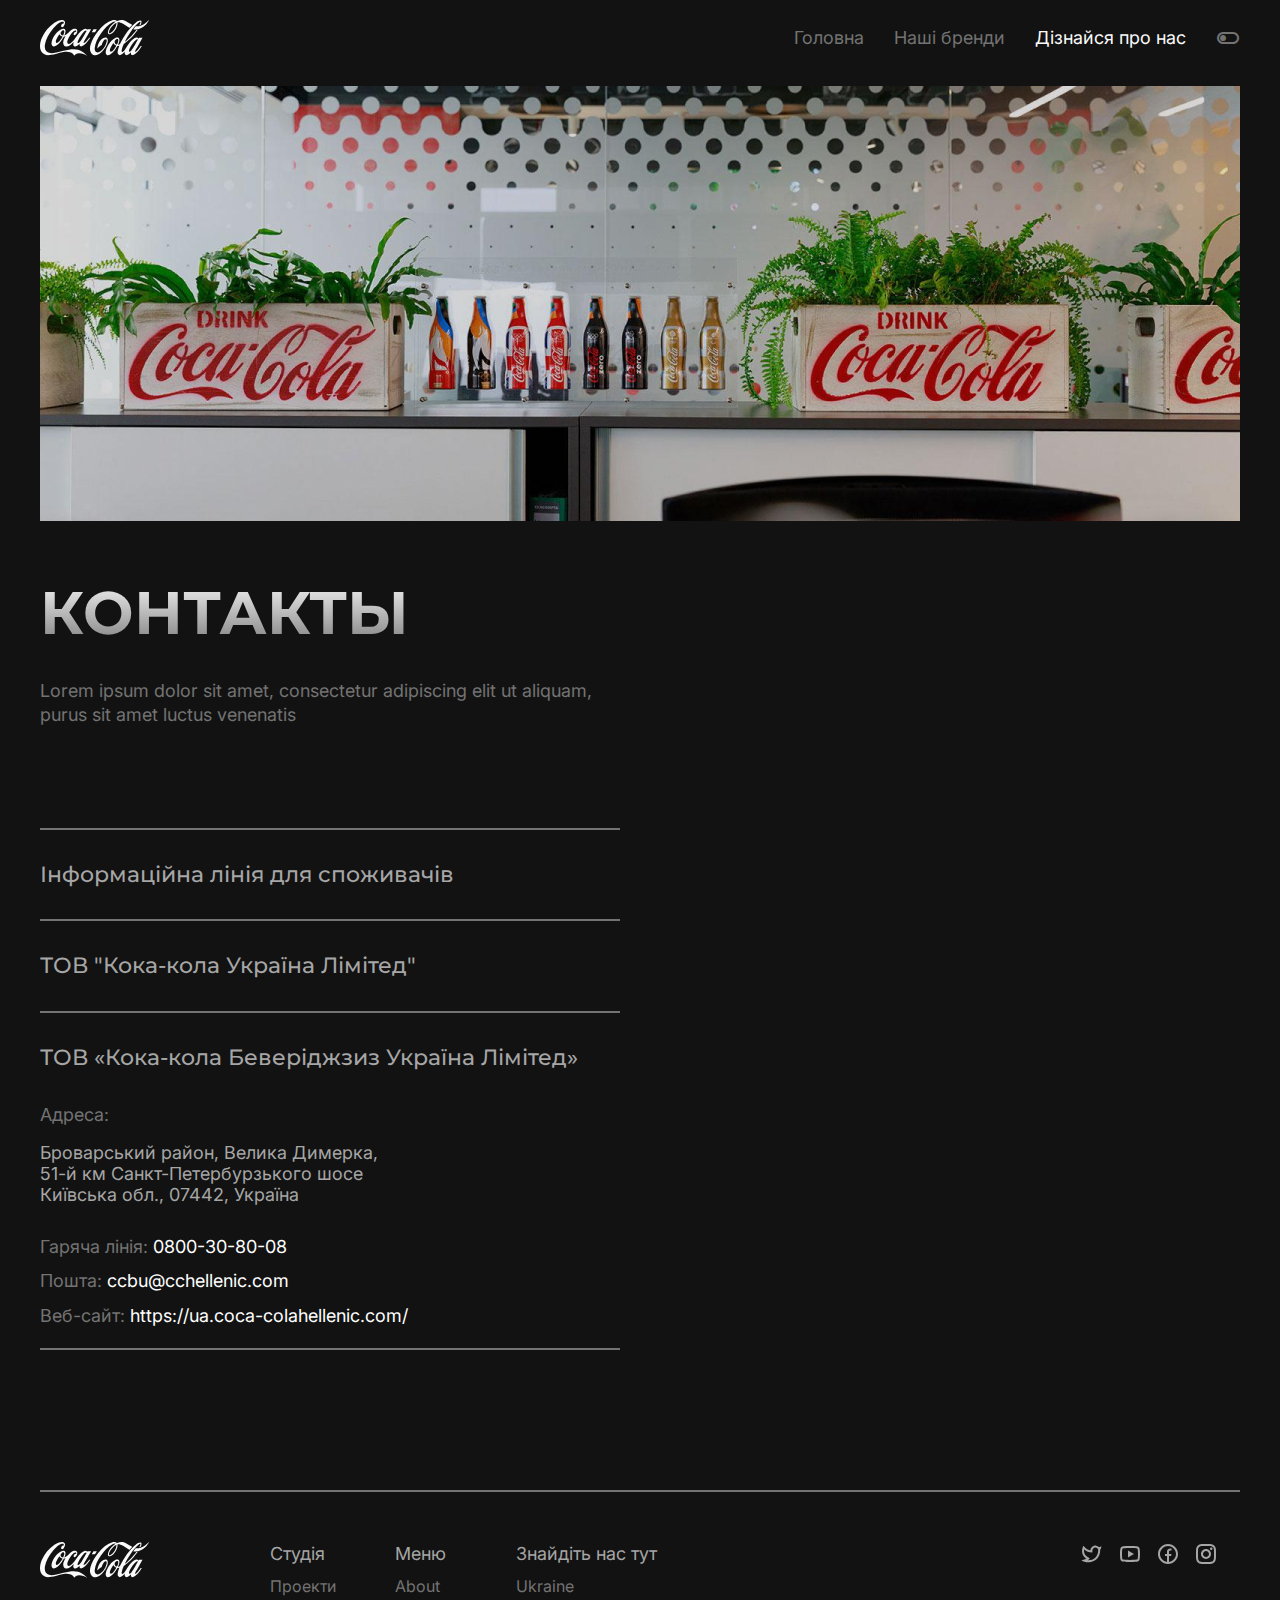
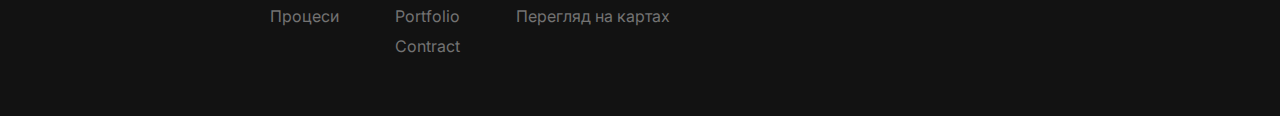
<file: learn-about-us.html>
<html lang="en">

<head>
    <meta charset="UTF-8">
    <meta http-equiv="X-UA-Compatible" content="IE=edge">
    <meta name="viewport" content="width=device-width, initial-scale=1.0">
    <title>Дізнайся про нас</title>
    <link rel="stylesheet" href="css/main.css" id="theme">
    <link rel="stylesheet"
        href="https://fonts.googleapis.com/css2?family=Material+Symbols+Outlined:opsz,wght,FILL,GRAD@48,400,0,0" />
</head>

<body>
    <header>
        <div class="container">
            <div class="wrapper__header">
                <a href="#"><svg width="110" height="36" viewBox="0 0 110 36" fill="none"
                        xmlns="http://www.w3.org/2000/svg">
                        <g clip-path="url(#clip0_20_112)">
                            <path
                                d="M41.892 31.3975C37.8328 28.7634 32.3238 28.3012 23.4394 30.7842C13.968 33.0262 10.8101 34.4634 6.66289 31.5783C5.06962 30.1609 4.49839 27.8789 4.92494 24.5919C5.91426 19.2333 8.5878 14.0766 13.3368 8.35655C15.9874 5.381 18.4463 2.82743 21.693 1.80202C24.1814 1.15875 23.9488 3.12867 23.6477 3.4104C23.3299 3.4104 22.7962 3.46081 22.3837 3.73196C22.0489 3.9935 21.13 4.83801 21.0806 5.974C21.0094 7.71301 22.7959 7.35106 23.5665 6.39625C24.3971 5.32029 25.6247 3.25985 24.6591 1.33952C24.2543 0.656003 23.5551 0.183613 22.6868 0.0227616C19.7138 -0.148392 16.9451 1.27922 14.3897 2.85751C8.80121 6.76809 4.3308 12.1868 1.80126 18.1181C0.342986 21.6968 -0.975923 26.8232 1.00094 30.9956C2.53039 33.8906 5.70535 35.4284 9.49339 35.1068C12.1502 34.8256 15.3628 33.9607 17.5234 33.4384C19.6843 32.9152 30.7444 29.0855 34.3785 35.7511C34.3785 35.7511 35.587 33.388 38.607 33.3376C41.0899 33.1068 44.6719 34.0616 47.2803 35.9914C46.4113 34.675 43.9474 32.7347 41.892 31.3975Z"
                                fill="#FAFAFA" />
                            <path
                                d="M24.5673 9.02985C22.4987 7.66268 18.341 10.2764 15.0108 14.7598C11.9655 18.7814 10.6506 23.4554 12.0817 25.6168C14.2104 28.1601 18.1623 24.4608 19.8429 22.4807L20.0597 22.2492C21.2025 21.0127 22.0854 19.5248 22.9401 18.097C22.9401 18.097 23.7255 16.7901 23.763 16.7297C24.2485 16.6396 24.8332 16.4988 25.4921 16.3077C25.4827 16.3377 22.9712 20.5901 23.2274 22.7009C23.3072 23.3448 23.2464 25.6972 25.5262 26.4108C28.565 26.9238 30.9914 24.551 33.132 22.4399C33.132 22.4399 33.4968 22.0884 33.7031 21.8877C33.6509 22.0981 33.5829 22.379 33.5829 22.379C32.6932 25.4955 33.8924 26.1495 34.6425 26.3907C36.9096 27.0547 39.6179 23.737 39.6268 23.737C39.5564 24.782 39.3512 25.6465 40.4448 26.3403C41.477 26.7125 42.5216 26.145 43.3158 25.6121C46.176 23.5816 48.4803 20.4033 50.3414 17.6562H49.1542C49.1402 17.6562 46.2249 21.9128 44.3317 22.838C44.3287 22.838 43.9841 23.0161 43.7857 22.8752C43.5399 22.664 43.6368 22.2249 43.7886 21.9139C43.7981 21.8937 51.0982 9.13974 51.0982 9.13974H47.6515C47.6515 9.13974 47.275 9.75334 47.2443 9.79358C47.2211 9.77353 47.1659 9.66803 47.1277 9.61749C44.9923 6.64194 40.1564 11.2189 36.5156 16.5266C35.114 18.5675 33.3294 20.8654 31.4789 22.5241C31.4789 22.5241 28.7375 25.0554 27.5662 23.2367C27.138 22.4726 27.2698 21.3554 27.5113 20.6217C28.875 16.711 31.225 13.162 33.8992 11.0206C34.654 10.4279 35.4746 10.2565 35.8817 10.5079C36.2698 10.7395 36.3324 11.312 36.0869 11.7042C35.4641 11.6841 34.965 11.8748 34.5595 12.297C33.7604 13.1415 33.4828 13.9559 33.7368 14.7201C34.971 16.4893 37.4325 12.9908 37.3135 10.8597C37.271 10.0955 36.8664 9.37188 36.2623 9.01968C35.3621 8.4771 33.989 8.61762 33.1003 9.05018C31.9105 9.50237 30.0275 11.0805 28.9282 12.3072C27.5444 13.8455 25.171 15.5543 24.4289 15.363C24.6715 14.7094 26.6762 10.5778 24.5673 9.02985ZM41.1847 15.1419C41.8552 14.2072 43.8067 11.7039 44.2825 11.2818C45.8826 9.86378 46.5221 10.4877 46.5775 10.9297C45.0842 13.6238 43.3217 16.7102 41.6646 19.4849C41.668 19.475 41.146 20.279 41.146 20.279C40.4141 21.4046 39.6772 22.3698 38.4752 23.0432C38.3038 23.0939 38.0212 23.114 37.8332 22.9727C37.6068 22.8219 37.5175 22.5705 37.543 22.3091C37.6151 21.4448 38.4887 18.8014 41.1847 15.1419ZM22.434 16.7603C22.434 16.7603 22.4039 16.8511 22.3892 16.8808C22.3854 16.8808 20.8863 19.3434 20.8863 19.3434C19.9817 20.5601 18.8522 22.0885 17.4403 22.822C17.0218 22.9627 16.4432 23.0535 16.1484 22.6818C15.5234 21.9276 15.8455 20.882 16.1072 20.0378L16.1999 19.7362C16.9502 17.6856 18.1405 15.8757 19.2993 14.1969C19.3138 14.187 19.3462 14.177 19.358 14.177C19.3608 14.187 19.3655 14.187 19.3674 14.2072C20.0945 15.6143 21.4578 16.2675 22.4774 16.5695C22.4835 16.5695 22.4902 16.5796 22.4902 16.5998C22.4904 16.6297 22.4737 16.6702 22.434 16.7603ZM23.8541 13.8554C23.8475 13.8755 23.1865 15.4035 23.1865 15.4035C23.0909 15.4838 22.9398 15.4437 22.7666 15.4035L22.4699 15.3529C21.5381 15.0616 20.8353 14.4382 20.6186 13.6944C20.3199 12.2467 21.5475 11.1108 22.0884 10.6988C22.6074 10.3366 23.4142 10.1456 23.8828 10.5178C24.1717 10.8597 24.2812 11.3018 24.2812 11.7847C24.2814 12.4378 24.0812 13.1716 23.8541 13.8554ZM67.4278 18.5195C67.0953 17.7959 66.3065 17.3334 65.4656 17.3836C62.7352 17.6351 60.0646 19.8969 58.6622 23.1437C57.9264 24.8127 57.5248 26.1897 57.2615 28.3812C58.1106 27.3963 59.8424 25.7779 61.8077 24.8932C61.8077 24.8932 62.0751 22.7922 63.4387 20.9223C63.9547 20.148 64.9873 18.9015 66.1468 19.2331C67.16 19.575 66.8038 22.4 65.4573 25.1338C64.4611 27.1447 62.9365 29.1558 61.394 30.5428C60.0302 31.7088 58.0124 33.1162 56.2471 32.0307C55.1351 31.3675 54.568 29.9797 54.6877 28.1904C55.219 23.1139 57.5132 18.7911 60.7962 13.8653C64.1812 9.29125 67.9127 4.59661 72.9395 2.09303C73.9648 1.57037 74.9143 1.44977 75.7351 1.77147C75.7351 1.77147 71.0163 4.38521 68.767 9.22078C68.1948 10.4474 67.399 12.1057 68.2004 13.5735C68.6192 14.3374 69.3626 14.3978 69.9614 14.3576C72.7186 13.7141 74.4999 11.1205 75.9553 8.74825C76.7991 6.9488 77.5491 5.15938 77.5491 3.16886C77.5491 2.92765 77.5367 2.60608 77.5165 2.3646C78.8336 1.66117 81.5349 2.90746 81.5349 2.90746C83.6457 3.61144 88.1401 7.07985 89.6562 7.74303C90.3957 6.87861 91.6109 5.57188 92.2953 4.91831L91.3047 4.30499C89.7188 3.32985 88.0424 2.40485 86.3926 1.49015C82.6454 -0.570427 79.5952 0.1532 78.043 0.716249C77.4329 0.937265 76.8755 1.12834 76.8755 1.12834C75.7235 -0.138284 73.834 -0.0179543 72.4419 0.324079C67.4354 1.77161 62.7872 5.30004 57.8038 11.4224C54.14 16.2178 51.8673 20.3597 50.656 24.451C49.7223 27.2054 49.4386 31.2566 51.7175 33.6594C53.6551 35.6996 56.2243 35.2576 58.0385 34.5241C61.9694 32.5738 65.5025 28.3715 67.2629 23.5359C67.6878 22.0985 68.1592 20.0679 67.4278 18.5195ZM76.4669 3.3701C75.9466 9.38177 71.3076 12.9106 70.1597 13.1917C69.4641 13.3322 68.2772 13.0208 69.3369 10.4978C70.8972 7.09963 73.5613 4.21474 76.4195 2.73685C76.4892 2.98823 76.4872 3.14867 76.4669 3.3701ZM103.985 4.13383C101.49 5.56158 98.9027 6.48617 95.7715 6.1646C94.9038 7.15004 94.0588 8.16529 93.28 9.21062C97.6749 10.3366 102.334 7.83342 104.933 5.45114C107.682 3.04839 109.091 0.0227051 109.091 0.0227051C109.091 0.0227051 107.031 2.39496 103.985 4.13383ZM56.8267 9.14001H53.5535L51.7071 12.162H54.9797L56.8267 9.14001Z"
                                fill="#FAFAFA" />
                            <path
                                d="M95.7579 31.6773C95.4059 31.9185 94.9115 31.7331 95.0962 31.1803C95.5569 29.7729 97.3877 26.9048 97.3877 26.9048L102.487 17.7941H98.9942C98.8281 18.0688 98.4732 18.6996 98.4732 18.6996C98.3116 18.4284 97.8283 17.8255 97.6293 17.6952C96.776 17.1519 95.524 17.4088 94.6603 17.9012C90.905 20.1132 88.165 24.4834 86.0041 27.8915C86.0041 27.8915 83.7294 31.6799 82.4668 31.9616C81.4811 32.0421 81.5828 30.7045 81.6255 30.3928C82.0066 28.1406 82.8917 25.9996 83.7834 24.0593C85.5973 22.7927 87.6672 21.134 89.5483 19.3145C93.6308 15.3835 97.0724 10.9301 97.5755 9.93486C97.5755 9.93486 97.031 10.0456 96.388 10.0655C93.2473 14.4787 86.8202 20.8927 84.8717 21.8475C85.7349 19.756 91.3119 9.77387 96.0576 4.99887L96.8045 4.27483C97.9593 3.13884 99.1558 1.97277 100.088 1.7817C100.187 1.77167 100.314 1.7817 100.423 2.01329C100.465 2.89777 100.138 3.55134 99.7627 4.29516L99.2372 5.38101C99.2372 5.38101 99.9816 5.24022 100.471 5.07895C101.038 4.00382 101.666 2.79709 101.434 1.35986C101.357 0.89736 101.025 0.545574 100.59 0.46508C99.1747 0.193651 97.6319 1.24887 96.3903 2.10368L96.3403 2.13362C89.9582 7.17016 84.5693 14.4284 79.8576 24.3406C79.5162 24.6016 78.1969 24.9136 77.9727 24.7626C78.438 23.7978 79.0238 22.5007 79.3168 21.0932C79.3676 20.6909 79.4147 20.2791 79.4147 19.877C79.4147 19.0118 79.2086 18.1978 78.4392 17.6351C77.537 17.1827 76.422 17.3939 75.6701 17.7354C72.3023 19.1428 69.7852 22.6214 67.9687 25.4861C66.9918 27.3062 66.0177 29.2555 65.748 31.4876C65.558 33.2365 65.9448 34.3626 66.932 34.9257C67.9471 35.4481 69.2249 34.9051 69.7268 34.6439C73.1388 32.8343 75.5228 29.2055 77.4019 25.8879C77.4766 25.878 78.5026 25.848 79.2788 25.6467C79.289 25.6467 79.2934 25.6467 79.3106 25.6571C79.2661 25.8074 78.8651 27.0141 78.8651 27.0141C77.6741 30.5323 77.1233 32.9251 78.2483 34.3424C79.8559 36.343 82.5174 34.2724 84.6825 31.5375C84.2177 34.8145 85.9037 35.3276 87.1891 35.0765C88.6655 34.6746 90.3107 33.0858 91.0742 32.2718C90.829 33.2266 90.8956 34.936 92.2388 35.1066C93.1592 35.278 93.8482 34.7736 94.6453 34.3412C97.5047 32.7728 100.928 27.5465 101.816 26.0355H100.651C99.3876 27.959 97.78 30.4805 95.7579 31.6773ZM70.0918 31.3273C69.9105 31.0557 69.8503 30.759 69.8443 30.4382C69.8096 28.4669 71.915 24.9369 73.401 23.0138H73.4041C74.0267 24.3875 75.437 25.2704 76.2883 25.6426C75.2311 28.0152 71.6048 33.0965 70.0918 31.3273ZM76.8852 24.5818C76.7846 24.6527 75.0062 24.0491 74.6625 22.3905C74.3709 20.9625 75.3472 19.8467 76.2916 19.2843C76.697 18.9623 77.3077 18.8522 77.7556 19.0123C78.1714 19.2943 78.284 19.7974 78.284 20.3393C78.284 20.6717 78.2402 21.0132 78.2016 21.3247L78.1932 21.3953C77.8953 22.5098 77.4557 23.5809 76.8852 24.5818ZM91.1484 30.6941C91.1469 30.6941 90.8109 30.9956 90.8109 30.9956C90.3312 31.4277 89.8375 31.8901 89.2416 31.6588C89.077 31.5986 88.9613 31.3776 88.9334 31.2062C88.9063 29.9696 89.459 28.8239 89.9952 27.7081L90.1326 27.4165C91.6746 24.8229 93.467 21.7669 96.0993 19.646C96.5429 19.3236 97.0243 19.0527 97.5324 19.264C97.6493 19.3744 97.7853 19.5655 97.7853 19.7563C97.7853 19.8169 97.7319 19.9776 97.7012 20.0277C96.9659 21.2246 96.2658 22.4809 95.585 23.6872C94.2543 26.0698 92.8739 28.5323 91.1484 30.6941Z"
                                fill="#FAFAFA" />
                        </g>
                        <defs>
                            <clipPath id="clip0_20_112">
                                <rect width="109.091" height="36" fill="white" />
                            </clipPath>
                        </defs>
                    </svg>
                </a>
                <nav>
                    <a href="index.html">Головна</a>
                    <a href="our-brends.html">Наші бренди</a>
                    <a href="learn-about-us.html" class="white__href">Дізнайся про нас</a>
                    <button id="switchMode">
                        <span class="material-symbols-outlined" id="switchIcon">
                            toggle_off
                        </span>
                    </button>
                </nav>
            </div>
            <img src="img/images/cola-drink-image.png" alt="#" class="header__learn-about-us-img">
    </header>

    <section class="contacts">
        <div class="container">
            <div class="wrapper__contacts">
                <div class="wrapper__contacts-text">
                    <div class="wrapper__contacts-text-head">
                        <h1>КОНТАКТЫ</h1>
                        <p>Lorem ipsum dolor sit amet, consectetur adipiscing elit ut aliquam, purus sit amet luctus
                            venenatis</p>
                    </div>
                    <div class="wrapper__contacts-text-main">
                        <hr>
                        <p>Інформаційна лінія для споживачів</p>
                        <hr>
                        <p>ТОВ "Кока-кола Україна Лімітед"</p>
                        <hr>
                        <p>ТОВ «Кока-кола Беверіджзиз Україна Лімітед»</p>
                    </div>
                    <div class="wrapper__contacts-text-footer">
                        <div class="wrapper__contacts-text-footer-head">
                            <p>Адреса:</p>
                            <span>Броварський район, Велика Димерка,<br>51-й км Санкт-Петербурзького шосе Київська обл.,
                                07442,
                                Україна</span>
                        </div>
                        <div class="wrapper__contacts-text-footer-main">
                            <p>Гаряча лінія: <a href="tel:0800-30-80-08">0800-30-80-08</a></p>
                            <p>Пошта: <a href="mailto:ccbu@cchellenic.com">ccbu@cchellenic.com</a></p>
                            <p>Веб-сайт: <a
                                    href="https://ua.coca-colahellenic.com/">https://ua.coca-colahellenic.com/</a></p>
                        </div>
                        <hr>
                    </div>
                </div>
                <div class="wrapper__contacts-map">
                    <iframe
                        src="https://www.google.com/maps/embed?pb=!1m14!1m8!1m3!1d51695.17788309297!2d30.858466686755396!3d50.60837563988813!3m2!1i1024!2i768!4f13.1!3m3!1m2!1s0x40d527ad86241deb%3A0x3ef448cf316dbfcc!2z0JrQntCa0JAt0JrQntCb0JA!5e1!3m2!1sru!2sua!4v1657571735929!5m2!1sru!2sua"
                        width="580" height="770" style="border:0;" allowfullscreen="" loading="lazy"
                        referrerpolicy="no-referrer-when-downgrade"></iframe>
                </div>
            </div>
        </div>
    </section>

    <footer>
        <div class="container">
            <div class="wrapper__footer">
                <hr>
                <div class="wrapper__footer__content">
                    <div class="wrapper__footer__content-logo">
                        <svg width="110" height="36" viewBox="0 0 110 36" fill="none"
                            xmlns="http://www.w3.org/2000/svg">
                            <g clip-path="url(#clip0_20_111)">
                                <path
                                    d="M41.892 31.3975C37.8328 28.7634 32.3238 28.3012 23.4394 30.7842C13.968 33.0262 10.8101 34.4634 6.66289 31.5783C5.06962 30.1609 4.49839 27.8789 4.92494 24.5919C5.91426 19.2333 8.5878 14.0766 13.3368 8.35655C15.9874 5.381 18.4463 2.82743 21.693 1.80202C24.1814 1.15875 23.9488 3.12867 23.6477 3.4104C23.3299 3.4104 22.7962 3.46081 22.3837 3.73196C22.0489 3.9935 21.13 4.83801 21.0806 5.974C21.0094 7.71301 22.7959 7.35106 23.5665 6.39625C24.3971 5.32029 25.6247 3.25985 24.6591 1.33952C24.2543 0.656003 23.5551 0.183613 22.6868 0.0227616C19.7138 -0.148392 16.9451 1.27922 14.3897 2.85751C8.80121 6.76809 4.3308 12.1868 1.80126 18.1181C0.342986 21.6968 -0.975923 26.8232 1.00094 30.9956C2.53039 33.8906 5.70535 35.4284 9.49339 35.1068C12.1502 34.8256 15.3628 33.9607 17.5234 33.4384C19.6843 32.9152 30.7444 29.0855 34.3785 35.7511C34.3785 35.7511 35.587 33.388 38.607 33.3376C41.0899 33.1068 44.6719 34.0616 47.2803 35.9914C46.4113 34.675 43.9474 32.7347 41.892 31.3975V31.3975Z"
                                    fill="#FAFAFA" />
                                <path
                                    d="M24.5673 9.02985C22.4987 7.66268 18.341 10.2764 15.0108 14.7598C11.9655 18.7814 10.6506 23.4554 12.0817 25.6168C14.2104 28.1601 18.1623 24.4608 19.8429 22.4807L20.0597 22.2492C21.2025 21.0127 22.0854 19.5248 22.9401 18.097C22.9401 18.097 23.7255 16.7901 23.763 16.7297C24.2485 16.6396 24.8332 16.4988 25.4921 16.3077C25.4827 16.3377 22.9712 20.5901 23.2274 22.7009C23.3072 23.3448 23.2464 25.6972 25.5262 26.4108C28.565 26.9238 30.9914 24.551 33.132 22.4399C33.132 22.4399 33.4968 22.0884 33.7031 21.8877C33.6509 22.0981 33.5829 22.379 33.5829 22.379C32.6932 25.4955 33.8924 26.1495 34.6425 26.3907C36.9096 27.0547 39.6179 23.737 39.6268 23.737C39.5564 24.782 39.3512 25.6465 40.4448 26.3403C41.477 26.7125 42.5216 26.145 43.3158 25.6121C46.176 23.5816 48.4803 20.4033 50.3414 17.6562H49.1542C49.1402 17.6562 46.2249 21.9128 44.3317 22.838C44.3287 22.838 43.9841 23.0161 43.7857 22.8752C43.5399 22.664 43.6368 22.2249 43.7886 21.9139C43.7981 21.8937 51.0982 9.13974 51.0982 9.13974H47.6515C47.6515 9.13974 47.275 9.75334 47.2443 9.79358C47.2211 9.77353 47.1659 9.66804 47.1277 9.61749C44.9923 6.64194 40.1564 11.2189 36.5156 16.5266C35.114 18.5675 33.3294 20.8654 31.4789 22.5241C31.4789 22.5241 28.7375 25.0554 27.5662 23.2367C27.138 22.4726 27.2698 21.3554 27.5113 20.6217C28.875 16.711 31.225 13.162 33.8992 11.0206C34.654 10.4279 35.4746 10.2565 35.8817 10.5079C36.2698 10.7395 36.3324 11.312 36.0869 11.7042C35.4641 11.6841 34.965 11.8748 34.5595 12.297C33.7604 13.1415 33.4828 13.9559 33.7368 14.7201C34.971 16.4893 37.4325 12.9908 37.3135 10.8597C37.271 10.0955 36.8664 9.37188 36.2623 9.01968C35.3621 8.4771 33.989 8.61762 33.1003 9.05018C31.9105 9.50238 30.0275 11.0805 28.9282 12.3072C27.5444 13.8455 25.171 15.5543 24.4289 15.363C24.6715 14.7094 26.6762 10.5778 24.5673 9.02985V9.02985ZM41.1847 15.1419C41.8552 14.2072 43.8067 11.7039 44.2825 11.2818C45.8826 9.86378 46.5221 10.4877 46.5775 10.9297C45.0842 13.6238 43.3217 16.7102 41.6646 19.4849C41.668 19.475 41.146 20.279 41.146 20.279C40.4141 21.4046 39.6772 22.3698 38.4752 23.0432C38.3038 23.0939 38.0212 23.114 37.8332 22.9727C37.6068 22.8219 37.5175 22.5705 37.543 22.3091C37.6151 21.4448 38.4887 18.8014 41.1847 15.1419V15.1419ZM22.434 16.7603C22.434 16.7603 22.4039 16.8511 22.3892 16.8808C22.3854 16.8808 20.8863 19.3434 20.8863 19.3434C19.9817 20.5601 18.8522 22.0885 17.4403 22.822C17.0218 22.9627 16.4432 23.0535 16.1484 22.6818C15.5234 21.9276 15.8455 20.882 16.1072 20.0378L16.1999 19.7362C16.9502 17.6856 18.1405 15.8757 19.2993 14.1969C19.3138 14.187 19.3462 14.177 19.358 14.177C19.3608 14.187 19.3655 14.187 19.3674 14.2072C20.0945 15.6143 21.4578 16.2675 22.4774 16.5695C22.4835 16.5695 22.4902 16.5796 22.4902 16.5998C22.4904 16.6297 22.4737 16.6702 22.434 16.7603V16.7603ZM23.8541 13.8554C23.8475 13.8755 23.1865 15.4035 23.1865 15.4035C23.0909 15.4838 22.9398 15.4437 22.7666 15.4035L22.4699 15.3529C21.5381 15.0616 20.8353 14.4382 20.6186 13.6944C20.3199 12.2467 21.5475 11.1108 22.0884 10.6988C22.6074 10.3366 23.4142 10.1456 23.8828 10.5178C24.1717 10.8597 24.2812 11.3018 24.2812 11.7847C24.2814 12.4378 24.0812 13.1716 23.8541 13.8554ZM67.4278 18.5195C67.0953 17.7959 66.3065 17.3334 65.4656 17.3836C62.7352 17.6351 60.0646 19.8969 58.6622 23.1437C57.9264 24.8127 57.5248 26.1897 57.2615 28.3812C58.1106 27.3963 59.8424 25.7779 61.8077 24.8932C61.8077 24.8932 62.0751 22.7922 63.4387 20.9223C63.9547 20.148 64.9873 18.9015 66.1468 19.2331C67.16 19.575 66.8038 22.4 65.4573 25.1338C64.4611 27.1447 62.9365 29.1558 61.394 30.5428C60.0302 31.7088 58.0124 33.1162 56.2471 32.0307C55.1351 31.3675 54.568 29.9797 54.6877 28.1904C55.219 23.1139 57.5132 18.7911 60.7961 13.8653C64.1812 9.29125 67.9127 4.59661 72.9395 2.09303C73.9648 1.57037 74.9143 1.44977 75.7351 1.77147C75.7351 1.77147 71.0163 4.38521 68.767 9.22078C68.1948 10.4474 67.399 12.1057 68.2004 13.5735C68.6192 14.3374 69.3626 14.3978 69.9614 14.3576C72.7186 13.7141 74.4999 11.1205 75.9553 8.74825C76.7991 6.9488 77.5491 5.15938 77.5491 3.16886C77.5491 2.92765 77.5367 2.60608 77.5165 2.3646C78.8336 1.66117 81.5349 2.90746 81.5349 2.90746C83.6457 3.61144 88.1401 7.07985 89.6562 7.74303C90.3957 6.87861 91.6109 5.57188 92.2953 4.91831L91.3047 4.30499C89.7187 3.32985 88.0424 2.40485 86.3926 1.49015C82.6454 -0.570427 79.5952 0.1532 78.043 0.716249C77.4329 0.937265 76.8755 1.12834 76.8755 1.12834C75.7235 -0.138284 73.834 -0.0179543 72.4419 0.324079C67.4354 1.77161 62.7872 5.30004 57.8038 11.4224C54.14 16.2178 51.8673 20.3597 50.656 24.451C49.7223 27.2054 49.4386 31.2566 51.7175 33.6594C53.6551 35.6996 56.2243 35.2576 58.0385 34.5241C61.9694 32.5738 65.5025 28.3715 67.2629 23.5359C67.6878 22.0985 68.1592 20.0679 67.4278 18.5195V18.5195ZM76.4669 3.3701C75.9466 9.38177 71.3076 12.9106 70.1597 13.1917C69.4641 13.3322 68.2772 13.0208 69.3369 10.4978C70.8972 7.09963 73.5613 4.21474 76.4195 2.73685C76.4892 2.98823 76.4872 3.14867 76.4669 3.3701V3.3701ZM103.985 4.13383C101.49 5.56158 98.9027 6.48617 95.7715 6.1646C94.9038 7.15004 94.0588 8.16529 93.28 9.21062C97.6749 10.3366 102.334 7.83342 104.933 5.45114C107.682 3.04839 109.091 0.0227051 109.091 0.0227051C109.091 0.0227051 107.031 2.39496 103.985 4.13383ZM56.8267 9.14001H53.5535L51.7071 12.162H54.9797L56.8267 9.14001Z"
                                    fill="#FAFAFA" />
                                <path
                                    d="M95.7579 31.6773C95.4059 31.9185 94.9115 31.7331 95.0962 31.1803C95.5569 29.7729 97.3877 26.9048 97.3877 26.9048L102.487 17.7941H98.9942C98.8281 18.0688 98.4732 18.6996 98.4732 18.6996C98.3116 18.4284 97.8283 17.8255 97.6293 17.6952C96.776 17.1519 95.524 17.4088 94.6603 17.9012C90.905 20.1132 88.165 24.4834 86.0041 27.8915C86.0041 27.8915 83.7294 31.6799 82.4668 31.9616C81.4811 32.0421 81.5828 30.7045 81.6255 30.3928C82.0066 28.1406 82.8917 25.9996 83.7834 24.0593C85.5973 22.7927 87.6672 21.134 89.5483 19.3145C93.6308 15.3835 97.0724 10.9301 97.5755 9.93486C97.5755 9.93486 97.031 10.0456 96.388 10.0655C93.2473 14.4787 86.8202 20.8927 84.8717 21.8475C85.7349 19.756 91.3119 9.77387 96.0576 4.99887L96.8045 4.27483C97.9593 3.13884 99.1558 1.97277 100.088 1.7817C100.187 1.77167 100.314 1.7817 100.423 2.01329C100.465 2.89777 100.138 3.55134 99.7627 4.29516L99.2372 5.38101C99.2372 5.38101 99.9816 5.24022 100.471 5.07895C101.038 4.00382 101.666 2.79709 101.434 1.35986C101.357 0.89736 101.025 0.545574 100.59 0.46508C99.1747 0.193651 97.6319 1.24887 96.3903 2.10368L96.3403 2.13362C89.9582 7.17016 84.5693 14.4284 79.8576 24.3406C79.5162 24.6016 78.1969 24.9136 77.9727 24.7626C78.438 23.7978 79.0238 22.5007 79.3168 21.0932C79.3676 20.6909 79.4147 20.2791 79.4147 19.877C79.4147 19.0118 79.2086 18.1978 78.4392 17.6351C77.537 17.1827 76.422 17.3939 75.6701 17.7354C72.3023 19.1428 69.7852 22.6214 67.9687 25.4861C66.9918 27.3062 66.0177 29.2555 65.748 31.4876C65.558 33.2365 65.9448 34.3626 66.932 34.9257C67.9471 35.448 69.2249 34.9051 69.7268 34.6439C73.1388 32.8343 75.5228 29.2055 77.4019 25.8879C77.4766 25.878 78.5026 25.848 79.2788 25.6467C79.289 25.6467 79.2934 25.6467 79.3106 25.6571C79.2661 25.8074 78.8651 27.0141 78.8651 27.0141C77.6741 30.5323 77.1233 32.9251 78.2483 34.3424C79.8559 36.343 82.5174 34.2724 84.6825 31.5375C84.2177 34.8145 85.9037 35.3276 87.1891 35.0765C88.6655 34.6746 90.3107 33.0858 91.0742 32.2718C90.829 33.2266 90.8956 34.936 92.2388 35.1066C93.1592 35.278 93.8482 34.7736 94.6453 34.3412C97.5047 32.7728 100.928 27.5465 101.816 26.0355H100.651C99.3876 27.959 97.78 30.4805 95.7579 31.6773V31.6773ZM70.0918 31.3273C69.9105 31.0557 69.8503 30.759 69.8443 30.4382C69.8096 28.4669 71.915 24.9369 73.401 23.0138H73.4041C74.0267 24.3875 75.437 25.2704 76.2883 25.6426C75.2311 28.0152 71.6048 33.0965 70.0918 31.3273V31.3273ZM76.8852 24.5818C76.7846 24.6527 75.0062 24.0491 74.6625 22.3905C74.3709 20.9625 75.3472 19.8467 76.2916 19.2843C76.697 18.9623 77.3077 18.8522 77.7556 19.0123C78.1714 19.2943 78.284 19.7974 78.284 20.3393C78.284 20.6717 78.2402 21.0132 78.2016 21.3247L78.1932 21.3953C77.8953 22.5098 77.4557 23.5809 76.8852 24.5818V24.5818ZM91.1484 30.6941C91.1469 30.6941 90.8109 30.9956 90.8109 30.9956C90.3312 31.4277 89.8375 31.8901 89.2416 31.6588C89.077 31.5986 88.9613 31.3776 88.9334 31.2062C88.9063 29.9696 89.459 28.8239 89.9952 27.7081L90.1326 27.4165C91.6746 24.8229 93.467 21.7669 96.0993 19.646C96.5429 19.3236 97.0243 19.0527 97.5324 19.264C97.6492 19.3744 97.7853 19.5655 97.7853 19.7563C97.7853 19.8169 97.7319 19.9776 97.7012 20.0277C96.9659 21.2246 96.2658 22.4809 95.585 23.6872C94.2543 26.0698 92.8739 28.5323 91.1484 30.6941V30.6941Z"
                                    fill="#FAFAFA" />
                            </g>
                            <defs>
                                <clipPath id="clip0_20_111">
                                    <rect width="109.091" height="36" fill="white" />
                                </clipPath>
                            </defs>
                        </svg>
                    </div>
                    <div class="wrapper__footer__content__categories">
                        <div class="wrapper__footer__content__categories-item">
                            <p>Студія</p>
                            <a href="#">Проекти</a>
                            <a href="#">Процеси</a>
                        </div>
                        <div class="wrapper__footer__content__categories-item">
                            <p>Меню</p>
                            <a href="#">About</a>
                            <a href="#">Portfolio</a>
                            <a href="#">Contract</a>
                        </div>
                        <div class="wrapper__footer__content__categories-item">
                            <p>Знайдіть нас тут</p>
                            <a href="#">Ukraine</a>
                            <a href="#">Перегляд на картах</a>
                        </div>
                    </div>
                    <div class="wrapper__footer__content__socials">
                        <a href="#"><svg width="24" height="24" viewBox="0 0 24 24" fill="none"
                                xmlns="http://www.w3.org/2000/svg">
                                <path
                                    d="M15.2995 5.55011C14.5395 5.54999 13.8098 5.84824 13.2674 6.38068C12.7251 6.91313 12.4134 7.63721 12.3995 8.39711L12.3715 9.97211C12.3699 10.0567 12.3504 10.1399 12.3143 10.2164C12.2782 10.2929 12.2264 10.3609 12.1622 10.416C12.098 10.471 12.0228 10.5119 11.9417 10.5359C11.8606 10.5599 11.7754 10.5664 11.6915 10.5551L10.1305 10.3431C8.07653 10.0631 6.10853 9.11711 4.22053 7.54411C3.62253 10.8541 4.79053 13.1471 7.60353 14.9161L9.35053 16.0141C9.43354 16.0663 9.5025 16.138 9.55138 16.223C9.60026 16.308 9.62757 16.4036 9.63093 16.5016C9.63428 16.5996 9.61358 16.6969 9.57062 16.785C9.52767 16.8731 9.46378 16.9494 9.38453 17.0071L7.79253 18.1701C8.73953 18.2291 9.63853 18.1871 10.3845 18.0391C15.1025 17.0971 18.2395 13.5471 18.2395 7.69111C18.2395 7.21311 17.2275 5.55011 15.2995 5.55011ZM10.3995 8.36011C10.417 7.39616 10.7184 6.45878 11.2661 5.66534C11.8138 4.87189 12.5833 4.25763 13.4784 3.89948C14.3736 3.54133 15.3544 3.45519 16.2983 3.65186C17.2421 3.84853 18.107 4.31926 18.7845 5.00511C19.4955 5.00011 20.1005 5.18011 21.4535 4.36011C21.1185 6.00011 20.9535 6.71211 20.2395 7.69111C20.2395 15.3331 15.5425 19.0491 10.7765 20.0001C7.50853 20.6521 2.75653 19.5811 1.39453 18.1591C2.08853 18.1051 4.90853 17.8021 6.53853 16.6091C5.15953 15.7001 -0.329469 12.4701 3.27753 3.78611C4.97053 5.76311 6.68753 7.10911 8.42753 7.82311C9.58553 8.29811 9.86953 8.28811 10.4005 8.36111L10.3995 8.36011Z"
                                    fill="#A6A6A6" />
                            </svg>
                        </a>
                        <a href="#"><svg width="24" height="24" viewBox="0 0 24 24" fill="none"
                                xmlns="http://www.w3.org/2000/svg">
                                <path
                                    d="M19.606 6.995C19.53 6.697 19.314 6.472 19.067 6.403C18.63 6.28 16.5 6 12 6C7.5 6 5.372 6.28 4.931 6.403C4.687 6.471 4.471 6.696 4.394 6.995C4.285 7.419 4 9.196 4 12C4 14.804 4.285 16.58 4.394 17.006C4.47 17.303 4.686 17.528 4.932 17.596C5.372 17.72 7.5 18 12 18C16.5 18 18.629 17.72 19.069 17.597C19.313 17.529 19.529 17.304 19.606 17.005C19.715 16.581 20 14.8 20 12C20 9.2 19.715 7.42 19.606 6.995ZM21.543 6.498C22 8.28 22 12 22 12C22 12 22 15.72 21.543 17.502C21.289 18.487 20.546 19.262 19.605 19.524C17.896 20 12 20 12 20C12 20 6.107 20 4.395 19.524C3.45 19.258 2.708 18.484 2.457 17.502C2 15.72 2 12 2 12C2 12 2 8.28 2.457 6.498C2.711 5.513 3.454 4.738 4.395 4.476C6.107 4 12 4 12 4C12 4 17.896 4 19.605 4.476C20.55 4.742 21.292 5.516 21.543 6.498ZM10 15.5V8.5L16 12L10 15.5Z"
                                    fill="#A6A6A6" />
                            </svg>
                        </a>
                        <a href="#"><svg width="24" height="24" viewBox="0 0 24 24" fill="none"
                                xmlns="http://www.w3.org/2000/svg">
                                <path
                                    d="M13 19.938C15.0173 19.6813 16.8611 18.6661 18.1568 17.0988C19.4525 15.5314 20.1027 13.5295 19.9754 11.5C19.848 9.47041 18.9527 7.56549 17.4713 6.17238C15.9898 4.77927 14.0336 4.00252 12 4C9.96396 3.99848 8.00395 4.77334 6.51934 6.16668C5.03473 7.56002 4.13724 9.46699 4.00974 11.499C3.88225 13.5311 4.53434 15.5353 5.83314 17.1033C7.13195 18.6712 8.97974 19.685 11 19.938V14H9V12H11V10.346C11 9.009 11.14 8.524 11.4 8.035C11.6561 7.55119 12.052 7.15569 12.536 6.9C12.918 6.695 13.393 6.572 14.223 6.519C14.552 6.498 14.978 6.524 15.501 6.599V8.499H15C14.083 8.499 13.704 8.542 13.478 8.663C13.3431 8.73236 13.2334 8.84215 13.164 8.977C13.044 9.203 13 9.427 13 10.345V12H15.5L15 14H13V19.938ZM12 22C6.477 22 2 17.523 2 12C2 6.477 6.477 2 12 2C17.523 2 22 6.477 22 12C22 17.523 17.523 22 12 22Z"
                                    fill="#A6A6A6" />
                            </svg>
                        </a>
                        <a href="#">
                            <svg width="24" height="24" viewBox="0 0 24 24" fill="none"
                                xmlns="http://www.w3.org/2000/svg">
                                <path
                                    d="M12 9C11.2044 9 10.4413 9.31607 9.87868 9.87868C9.31607 10.4413 9 11.2044 9 12C9 12.7956 9.31607 13.5587 9.87868 14.1213C10.4413 14.6839 11.2044 15 12 15C12.7956 15 13.5587 14.6839 14.1213 14.1213C14.6839 13.5587 15 12.7956 15 12C15 11.2044 14.6839 10.4413 14.1213 9.87868C13.5587 9.31607 12.7956 9 12 9ZM12 7C13.3261 7 14.5979 7.52678 15.5355 8.46447C16.4732 9.40215 17 10.6739 17 12C17 13.3261 16.4732 14.5979 15.5355 15.5355C14.5979 16.4732 13.3261 17 12 17C10.6739 17 9.40215 16.4732 8.46447 15.5355C7.52678 14.5979 7 13.3261 7 12C7 10.6739 7.52678 9.40215 8.46447 8.46447C9.40215 7.52678 10.6739 7 12 7V7ZM18.5 6.75C18.5 7.08152 18.3683 7.39946 18.1339 7.63388C17.8995 7.8683 17.5815 8 17.25 8C16.9185 8 16.6005 7.8683 16.3661 7.63388C16.1317 7.39946 16 7.08152 16 6.75C16 6.41848 16.1317 6.10054 16.3661 5.86612C16.6005 5.6317 16.9185 5.5 17.25 5.5C17.5815 5.5 17.8995 5.6317 18.1339 5.86612C18.3683 6.10054 18.5 6.41848 18.5 6.75V6.75ZM12 4C9.526 4 9.122 4.007 7.971 4.058C7.187 4.095 6.661 4.2 6.173 4.39C5.739 4.558 5.426 4.759 5.093 5.093C4.78001 5.3954 4.53935 5.76458 4.389 6.173C4.199 6.663 4.094 7.188 4.058 7.971C4.006 9.075 4 9.461 4 12C4 14.474 4.007 14.878 4.058 16.029C4.095 16.812 4.2 17.339 4.389 17.826C4.559 18.261 4.759 18.574 5.091 18.906C5.428 19.242 5.741 19.443 6.171 19.609C6.665 19.8 7.191 19.906 7.971 19.942C9.075 19.994 9.461 20 12 20C14.474 20 14.878 19.993 16.029 19.942C16.811 19.905 17.338 19.8 17.826 19.611C18.259 19.442 18.574 19.241 18.906 18.909C19.243 18.572 19.444 18.259 19.61 17.829C19.8 17.336 19.906 16.809 19.942 16.029C19.994 14.925 20 14.539 20 12C20 9.526 19.993 9.122 19.942 7.971C19.905 7.189 19.8 6.661 19.61 6.173C19.4593 5.765 19.2191 5.39596 18.907 5.093C18.6047 4.77985 18.2355 4.53917 17.827 4.389C17.337 4.199 16.811 4.094 16.029 4.058C14.925 4.006 14.539 4 12 4ZM12 2C14.717 2 15.056 2.01 16.122 2.06C17.187 2.11 17.912 2.277 18.55 2.525C19.21 2.779 19.766 3.123 20.322 3.678C20.8305 4.1779 21.224 4.78259 21.475 5.45C21.722 6.087 21.89 6.813 21.94 7.878C21.987 8.944 22 9.283 22 12C22 14.717 21.99 15.056 21.94 16.122C21.89 17.187 21.722 17.912 21.475 18.55C21.2247 19.2178 20.8311 19.8226 20.322 20.322C19.822 20.8303 19.2173 21.2238 18.55 21.475C17.913 21.722 17.187 21.89 16.122 21.94C15.056 21.987 14.717 22 12 22C9.283 22 8.944 21.99 7.878 21.94C6.813 21.89 6.088 21.722 5.45 21.475C4.78233 21.2245 4.17753 20.8309 3.678 20.322C3.16941 19.8222 2.77593 19.2175 2.525 18.55C2.277 17.913 2.11 17.187 2.06 16.122C2.013 15.056 2 14.717 2 12C2 9.283 2.01 8.944 2.06 7.878C2.11 6.812 2.277 6.088 2.525 5.45C2.77524 4.78218 3.1688 4.17732 3.678 3.678C4.17767 3.16923 4.78243 2.77573 5.45 2.525C6.088 2.277 6.812 2.11 7.878 2.06C8.944 2.013 9.283 2 12 2Z"
                                    fill="#A6A6A6" />
                            </svg>

                        </a>
                    </div>
                </div>
            </div>
        </div>
    </footer>

    <script src="js/script.js"></script>
</body>

</html>
</file>
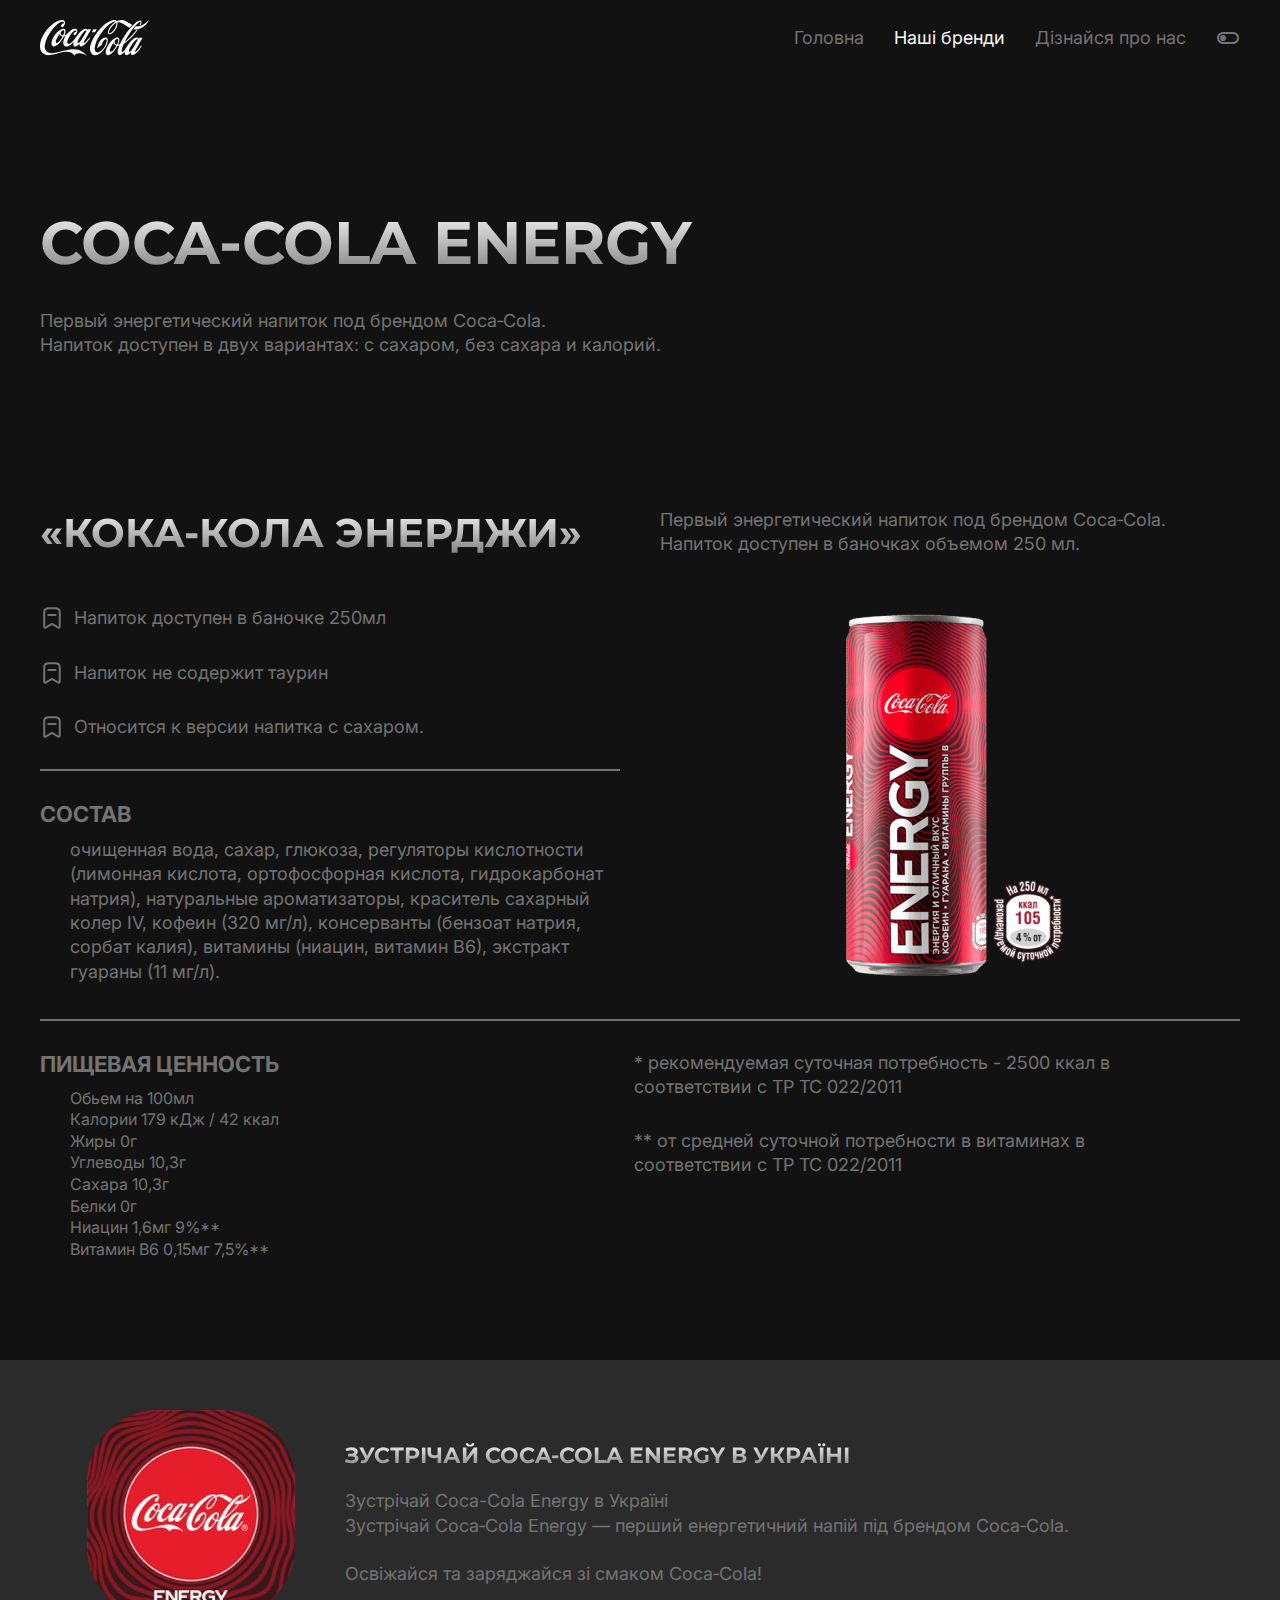
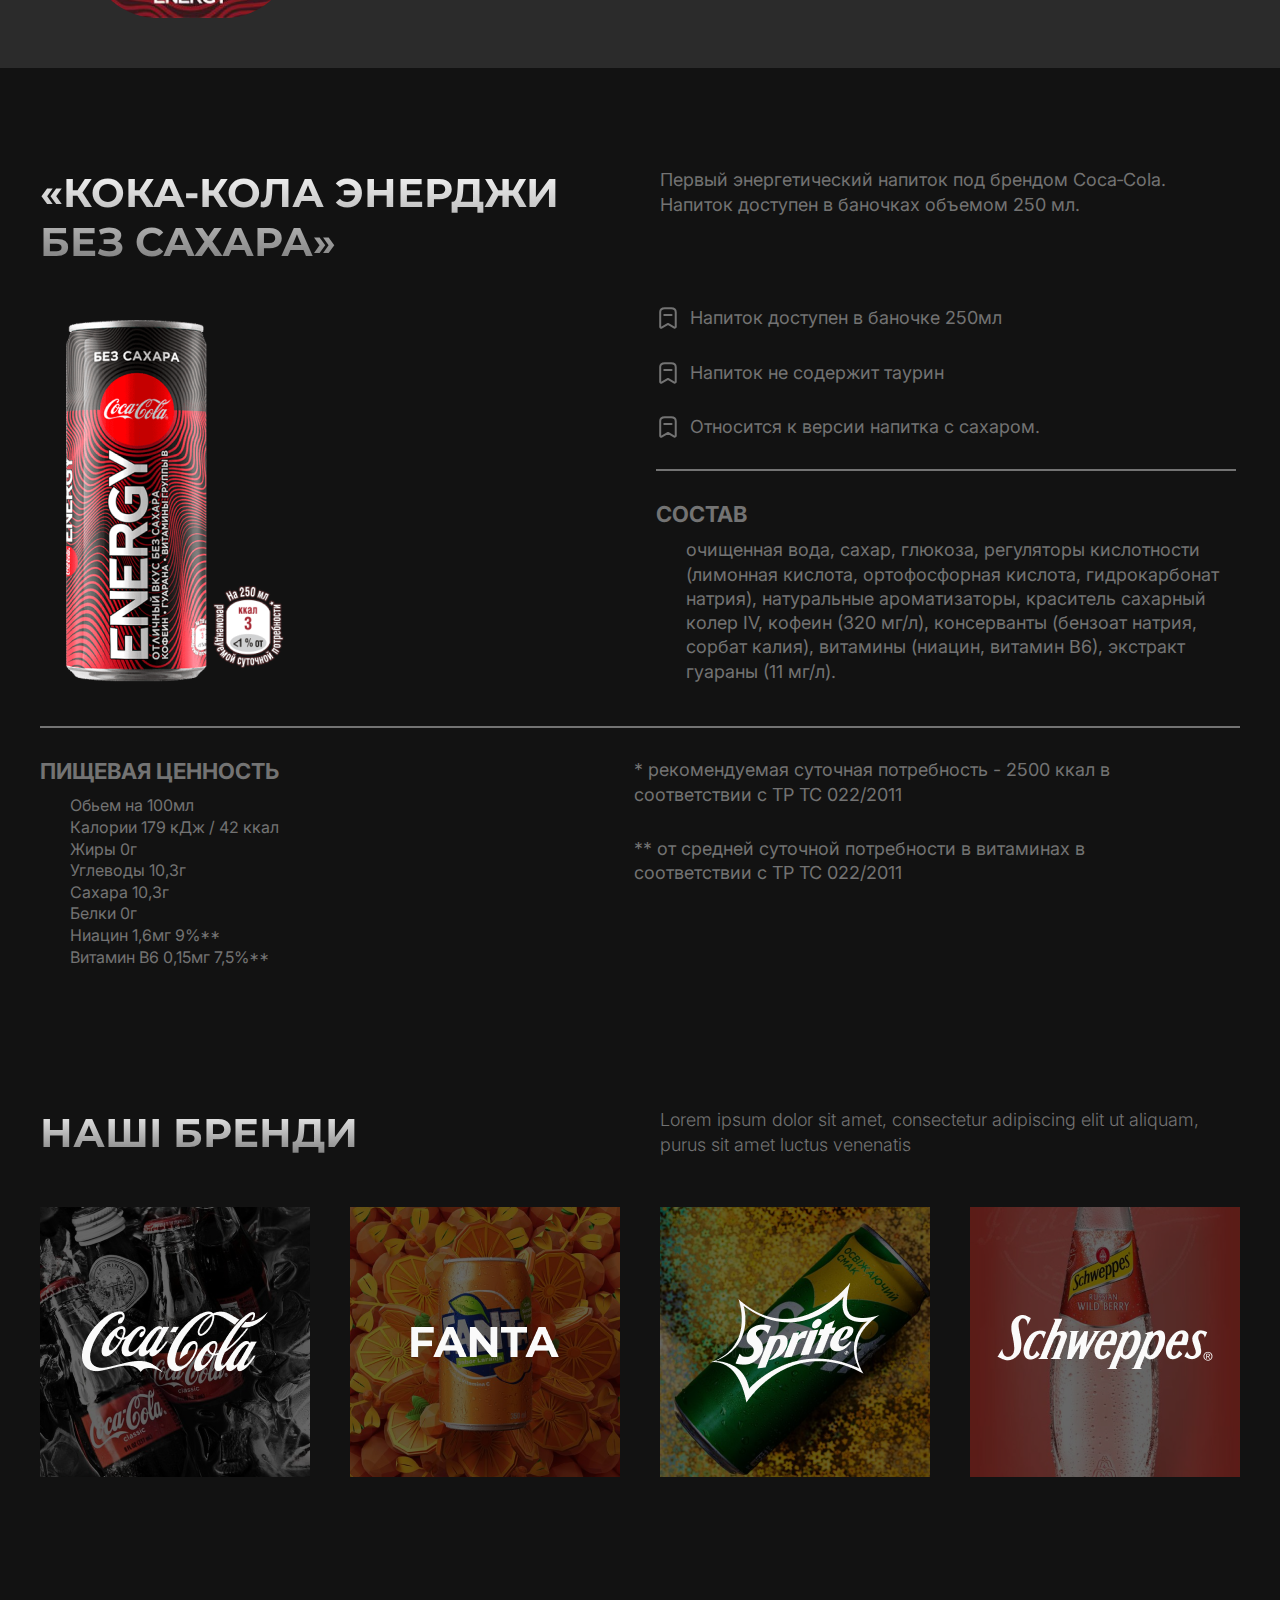
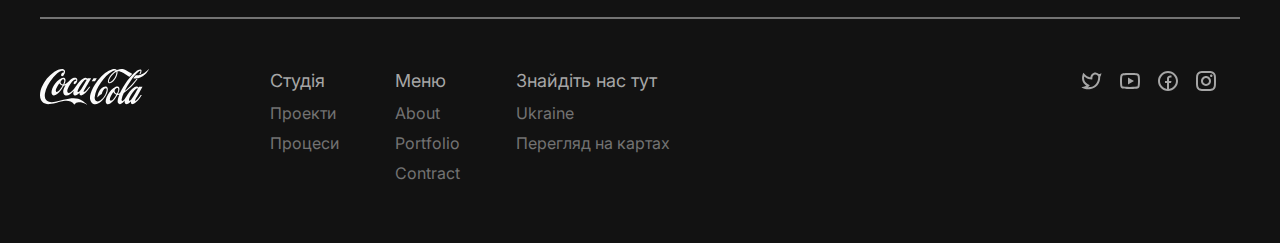
<file: our-brends.html>
<html lang="en">

<head>
    <meta charset="UTF-8">
    <meta http-equiv="X-UA-Compatible" content="IE=edge">
    <meta name="viewport" content="width=device-width, initial-scale=1.0">
    <title>Наші бренди</title>
    <link rel="stylesheet" href="css/main.css" id="theme">
    <link rel="stylesheet"
        href="https://fonts.googleapis.com/css2?family=Material+Symbols+Outlined:opsz,wght,FILL,GRAD@48,400,0,0" />
</head>

<body>
    <header>
        <div class="container">
            <div class="wrapper__header">
                <a href="#"><svg width="110" height="36" viewBox="0 0 110 36" fill="none"
                        xmlns="http://www.w3.org/2000/svg">
                        <g clip-path="url(#clip0_20_112)">
                            <path
                                d="M41.892 31.3975C37.8328 28.7634 32.3238 28.3012 23.4394 30.7842C13.968 33.0262 10.8101 34.4634 6.66289 31.5783C5.06962 30.1609 4.49839 27.8789 4.92494 24.5919C5.91426 19.2333 8.5878 14.0766 13.3368 8.35655C15.9874 5.381 18.4463 2.82743 21.693 1.80202C24.1814 1.15875 23.9488 3.12867 23.6477 3.4104C23.3299 3.4104 22.7962 3.46081 22.3837 3.73196C22.0489 3.9935 21.13 4.83801 21.0806 5.974C21.0094 7.71301 22.7959 7.35106 23.5665 6.39625C24.3971 5.32029 25.6247 3.25985 24.6591 1.33952C24.2543 0.656003 23.5551 0.183613 22.6868 0.0227616C19.7138 -0.148392 16.9451 1.27922 14.3897 2.85751C8.80121 6.76809 4.3308 12.1868 1.80126 18.1181C0.342986 21.6968 -0.975923 26.8232 1.00094 30.9956C2.53039 33.8906 5.70535 35.4284 9.49339 35.1068C12.1502 34.8256 15.3628 33.9607 17.5234 33.4384C19.6843 32.9152 30.7444 29.0855 34.3785 35.7511C34.3785 35.7511 35.587 33.388 38.607 33.3376C41.0899 33.1068 44.6719 34.0616 47.2803 35.9914C46.4113 34.675 43.9474 32.7347 41.892 31.3975Z"
                                fill="#FAFAFA" />
                            <path
                                d="M24.5673 9.02985C22.4987 7.66268 18.341 10.2764 15.0108 14.7598C11.9655 18.7814 10.6506 23.4554 12.0817 25.6168C14.2104 28.1601 18.1623 24.4608 19.8429 22.4807L20.0597 22.2492C21.2025 21.0127 22.0854 19.5248 22.9401 18.097C22.9401 18.097 23.7255 16.7901 23.763 16.7297C24.2485 16.6396 24.8332 16.4988 25.4921 16.3077C25.4827 16.3377 22.9712 20.5901 23.2274 22.7009C23.3072 23.3448 23.2464 25.6972 25.5262 26.4108C28.565 26.9238 30.9914 24.551 33.132 22.4399C33.132 22.4399 33.4968 22.0884 33.7031 21.8877C33.6509 22.0981 33.5829 22.379 33.5829 22.379C32.6932 25.4955 33.8924 26.1495 34.6425 26.3907C36.9096 27.0547 39.6179 23.737 39.6268 23.737C39.5564 24.782 39.3512 25.6465 40.4448 26.3403C41.477 26.7125 42.5216 26.145 43.3158 25.6121C46.176 23.5816 48.4803 20.4033 50.3414 17.6562H49.1542C49.1402 17.6562 46.2249 21.9128 44.3317 22.838C44.3287 22.838 43.9841 23.0161 43.7857 22.8752C43.5399 22.664 43.6368 22.2249 43.7886 21.9139C43.7981 21.8937 51.0982 9.13974 51.0982 9.13974H47.6515C47.6515 9.13974 47.275 9.75334 47.2443 9.79358C47.2211 9.77353 47.1659 9.66803 47.1277 9.61749C44.9923 6.64194 40.1564 11.2189 36.5156 16.5266C35.114 18.5675 33.3294 20.8654 31.4789 22.5241C31.4789 22.5241 28.7375 25.0554 27.5662 23.2367C27.138 22.4726 27.2698 21.3554 27.5113 20.6217C28.875 16.711 31.225 13.162 33.8992 11.0206C34.654 10.4279 35.4746 10.2565 35.8817 10.5079C36.2698 10.7395 36.3324 11.312 36.0869 11.7042C35.4641 11.6841 34.965 11.8748 34.5595 12.297C33.7604 13.1415 33.4828 13.9559 33.7368 14.7201C34.971 16.4893 37.4325 12.9908 37.3135 10.8597C37.271 10.0955 36.8664 9.37188 36.2623 9.01968C35.3621 8.4771 33.989 8.61762 33.1003 9.05018C31.9105 9.50237 30.0275 11.0805 28.9282 12.3072C27.5444 13.8455 25.171 15.5543 24.4289 15.363C24.6715 14.7094 26.6762 10.5778 24.5673 9.02985ZM41.1847 15.1419C41.8552 14.2072 43.8067 11.7039 44.2825 11.2818C45.8826 9.86378 46.5221 10.4877 46.5775 10.9297C45.0842 13.6238 43.3217 16.7102 41.6646 19.4849C41.668 19.475 41.146 20.279 41.146 20.279C40.4141 21.4046 39.6772 22.3698 38.4752 23.0432C38.3038 23.0939 38.0212 23.114 37.8332 22.9727C37.6068 22.8219 37.5175 22.5705 37.543 22.3091C37.6151 21.4448 38.4887 18.8014 41.1847 15.1419ZM22.434 16.7603C22.434 16.7603 22.4039 16.8511 22.3892 16.8808C22.3854 16.8808 20.8863 19.3434 20.8863 19.3434C19.9817 20.5601 18.8522 22.0885 17.4403 22.822C17.0218 22.9627 16.4432 23.0535 16.1484 22.6818C15.5234 21.9276 15.8455 20.882 16.1072 20.0378L16.1999 19.7362C16.9502 17.6856 18.1405 15.8757 19.2993 14.1969C19.3138 14.187 19.3462 14.177 19.358 14.177C19.3608 14.187 19.3655 14.187 19.3674 14.2072C20.0945 15.6143 21.4578 16.2675 22.4774 16.5695C22.4835 16.5695 22.4902 16.5796 22.4902 16.5998C22.4904 16.6297 22.4737 16.6702 22.434 16.7603ZM23.8541 13.8554C23.8475 13.8755 23.1865 15.4035 23.1865 15.4035C23.0909 15.4838 22.9398 15.4437 22.7666 15.4035L22.4699 15.3529C21.5381 15.0616 20.8353 14.4382 20.6186 13.6944C20.3199 12.2467 21.5475 11.1108 22.0884 10.6988C22.6074 10.3366 23.4142 10.1456 23.8828 10.5178C24.1717 10.8597 24.2812 11.3018 24.2812 11.7847C24.2814 12.4378 24.0812 13.1716 23.8541 13.8554ZM67.4278 18.5195C67.0953 17.7959 66.3065 17.3334 65.4656 17.3836C62.7352 17.6351 60.0646 19.8969 58.6622 23.1437C57.9264 24.8127 57.5248 26.1897 57.2615 28.3812C58.1106 27.3963 59.8424 25.7779 61.8077 24.8932C61.8077 24.8932 62.0751 22.7922 63.4387 20.9223C63.9547 20.148 64.9873 18.9015 66.1468 19.2331C67.16 19.575 66.8038 22.4 65.4573 25.1338C64.4611 27.1447 62.9365 29.1558 61.394 30.5428C60.0302 31.7088 58.0124 33.1162 56.2471 32.0307C55.1351 31.3675 54.568 29.9797 54.6877 28.1904C55.219 23.1139 57.5132 18.7911 60.7962 13.8653C64.1812 9.29125 67.9127 4.59661 72.9395 2.09303C73.9648 1.57037 74.9143 1.44977 75.7351 1.77147C75.7351 1.77147 71.0163 4.38521 68.767 9.22078C68.1948 10.4474 67.399 12.1057 68.2004 13.5735C68.6192 14.3374 69.3626 14.3978 69.9614 14.3576C72.7186 13.7141 74.4999 11.1205 75.9553 8.74825C76.7991 6.9488 77.5491 5.15938 77.5491 3.16886C77.5491 2.92765 77.5367 2.60608 77.5165 2.3646C78.8336 1.66117 81.5349 2.90746 81.5349 2.90746C83.6457 3.61144 88.1401 7.07985 89.6562 7.74303C90.3957 6.87861 91.6109 5.57188 92.2953 4.91831L91.3047 4.30499C89.7188 3.32985 88.0424 2.40485 86.3926 1.49015C82.6454 -0.570427 79.5952 0.1532 78.043 0.716249C77.4329 0.937265 76.8755 1.12834 76.8755 1.12834C75.7235 -0.138284 73.834 -0.0179543 72.4419 0.324079C67.4354 1.77161 62.7872 5.30004 57.8038 11.4224C54.14 16.2178 51.8673 20.3597 50.656 24.451C49.7223 27.2054 49.4386 31.2566 51.7175 33.6594C53.6551 35.6996 56.2243 35.2576 58.0385 34.5241C61.9694 32.5738 65.5025 28.3715 67.2629 23.5359C67.6878 22.0985 68.1592 20.0679 67.4278 18.5195ZM76.4669 3.3701C75.9466 9.38177 71.3076 12.9106 70.1597 13.1917C69.4641 13.3322 68.2772 13.0208 69.3369 10.4978C70.8972 7.09963 73.5613 4.21474 76.4195 2.73685C76.4892 2.98823 76.4872 3.14867 76.4669 3.3701ZM103.985 4.13383C101.49 5.56158 98.9027 6.48617 95.7715 6.1646C94.9038 7.15004 94.0588 8.16529 93.28 9.21062C97.6749 10.3366 102.334 7.83342 104.933 5.45114C107.682 3.04839 109.091 0.0227051 109.091 0.0227051C109.091 0.0227051 107.031 2.39496 103.985 4.13383ZM56.8267 9.14001H53.5535L51.7071 12.162H54.9797L56.8267 9.14001Z"
                                fill="#FAFAFA" />
                            <path
                                d="M95.7579 31.6773C95.4059 31.9185 94.9115 31.7331 95.0962 31.1803C95.5569 29.7729 97.3877 26.9048 97.3877 26.9048L102.487 17.7941H98.9942C98.8281 18.0688 98.4732 18.6996 98.4732 18.6996C98.3116 18.4284 97.8283 17.8255 97.6293 17.6952C96.776 17.1519 95.524 17.4088 94.6603 17.9012C90.905 20.1132 88.165 24.4834 86.0041 27.8915C86.0041 27.8915 83.7294 31.6799 82.4668 31.9616C81.4811 32.0421 81.5828 30.7045 81.6255 30.3928C82.0066 28.1406 82.8917 25.9996 83.7834 24.0593C85.5973 22.7927 87.6672 21.134 89.5483 19.3145C93.6308 15.3835 97.0724 10.9301 97.5755 9.93486C97.5755 9.93486 97.031 10.0456 96.388 10.0655C93.2473 14.4787 86.8202 20.8927 84.8717 21.8475C85.7349 19.756 91.3119 9.77387 96.0576 4.99887L96.8045 4.27483C97.9593 3.13884 99.1558 1.97277 100.088 1.7817C100.187 1.77167 100.314 1.7817 100.423 2.01329C100.465 2.89777 100.138 3.55134 99.7627 4.29516L99.2372 5.38101C99.2372 5.38101 99.9816 5.24022 100.471 5.07895C101.038 4.00382 101.666 2.79709 101.434 1.35986C101.357 0.89736 101.025 0.545574 100.59 0.46508C99.1747 0.193651 97.6319 1.24887 96.3903 2.10368L96.3403 2.13362C89.9582 7.17016 84.5693 14.4284 79.8576 24.3406C79.5162 24.6016 78.1969 24.9136 77.9727 24.7626C78.438 23.7978 79.0238 22.5007 79.3168 21.0932C79.3676 20.6909 79.4147 20.2791 79.4147 19.877C79.4147 19.0118 79.2086 18.1978 78.4392 17.6351C77.537 17.1827 76.422 17.3939 75.6701 17.7354C72.3023 19.1428 69.7852 22.6214 67.9687 25.4861C66.9918 27.3062 66.0177 29.2555 65.748 31.4876C65.558 33.2365 65.9448 34.3626 66.932 34.9257C67.9471 35.4481 69.2249 34.9051 69.7268 34.6439C73.1388 32.8343 75.5228 29.2055 77.4019 25.8879C77.4766 25.878 78.5026 25.848 79.2788 25.6467C79.289 25.6467 79.2934 25.6467 79.3106 25.6571C79.2661 25.8074 78.8651 27.0141 78.8651 27.0141C77.6741 30.5323 77.1233 32.9251 78.2483 34.3424C79.8559 36.343 82.5174 34.2724 84.6825 31.5375C84.2177 34.8145 85.9037 35.3276 87.1891 35.0765C88.6655 34.6746 90.3107 33.0858 91.0742 32.2718C90.829 33.2266 90.8956 34.936 92.2388 35.1066C93.1592 35.278 93.8482 34.7736 94.6453 34.3412C97.5047 32.7728 100.928 27.5465 101.816 26.0355H100.651C99.3876 27.959 97.78 30.4805 95.7579 31.6773ZM70.0918 31.3273C69.9105 31.0557 69.8503 30.759 69.8443 30.4382C69.8096 28.4669 71.915 24.9369 73.401 23.0138H73.4041C74.0267 24.3875 75.437 25.2704 76.2883 25.6426C75.2311 28.0152 71.6048 33.0965 70.0918 31.3273ZM76.8852 24.5818C76.7846 24.6527 75.0062 24.0491 74.6625 22.3905C74.3709 20.9625 75.3472 19.8467 76.2916 19.2843C76.697 18.9623 77.3077 18.8522 77.7556 19.0123C78.1714 19.2943 78.284 19.7974 78.284 20.3393C78.284 20.6717 78.2402 21.0132 78.2016 21.3247L78.1932 21.3953C77.8953 22.5098 77.4557 23.5809 76.8852 24.5818ZM91.1484 30.6941C91.1469 30.6941 90.8109 30.9956 90.8109 30.9956C90.3312 31.4277 89.8375 31.8901 89.2416 31.6588C89.077 31.5986 88.9613 31.3776 88.9334 31.2062C88.9063 29.9696 89.459 28.8239 89.9952 27.7081L90.1326 27.4165C91.6746 24.8229 93.467 21.7669 96.0993 19.646C96.5429 19.3236 97.0243 19.0527 97.5324 19.264C97.6493 19.3744 97.7853 19.5655 97.7853 19.7563C97.7853 19.8169 97.7319 19.9776 97.7012 20.0277C96.9659 21.2246 96.2658 22.4809 95.585 23.6872C94.2543 26.0698 92.8739 28.5323 91.1484 30.6941Z"
                                fill="#FAFAFA" />
                        </g>
                        <defs>
                            <clipPath id="clip0_20_112">
                                <rect width="109.091" height="36" fill="white" />
                            </clipPath>
                        </defs>
                    </svg>
                </a>
                <nav>
                    <a href="index.html">Головна</a>
                    <a href="our-brends.html" class="white__href">Наші бренди</a>
                    <a href="learn-about-us.html">Дізнайся про нас</a>
                    <button id="switchMode">
                        <span class="material-symbols-outlined" id="switchIcon">
                            toggle_off
                        </span>
                    </button>
                </nav>
            </div>
            <div class="wrapper__head-brand">
                <h1>Coca-Cola Energy</h1>
                <p>Первый энергетический напиток под брендом Coca‑Cola. <br>
                    Напиток доступен в двух вариантах: с сахаром, без сахара и калорий.</p>
            </div>
        </div>
    </header>

    <section class="cola-energy__first">
        <div class="container">
            <div class="wrapper__cola-energy__first">
                <div class="wrapper__cola-energy__first-head">
                    <h2>«Кока-Кола Энерджи»</h2>
                    <p>Первый энергетический напиток под брендом Coca‑Cola.
                        Напиток доступен в баночках объемом 250 мл.</p>
                </div>
                <div class="wrapper__cola-energy__first-column">
                    <div class="wrapper__cola-energy__first-column-item">
                        <ul>
                            <li>
                                <svg width="24" height="24" viewBox="0 0 24 24" fill="none"
                                    xmlns="http://www.w3.org/2000/svg">
                                    <path fill-rule="evenodd" clip-rule="evenodd"
                                        d="M19.739 6.15344C19.739 3.40256 17.8583 2.2998 15.1506 2.2998H8.79167C6.16711 2.2998 4.2002 3.32737 4.2002 5.96998V20.6938C4.2002 21.4196 4.98115 21.8767 5.61373 21.5219L11.9957 17.9419L18.3225 21.5158C18.9561 21.8727 19.739 21.4156 19.739 20.6888V6.15344Z"
                                        stroke="#737373" stroke-width="2" stroke-linecap="round"
                                        stroke-linejoin="round" />
                                    <path d="M8.27148 9.02762H15.5898" stroke="#737373" stroke-width="2"
                                        stroke-linecap="round" stroke-linejoin="round" />
                                </svg>
                                Напиток доступен в баночке 250мл
                            </li>
                            <li>
                                <svg width="24" height="24" viewBox="0 0 24 24" fill="none"
                                    xmlns="http://www.w3.org/2000/svg">
                                    <path fill-rule="evenodd" clip-rule="evenodd"
                                        d="M19.739 6.15344C19.739 3.40256 17.8583 2.2998 15.1506 2.2998H8.79167C6.16711 2.2998 4.2002 3.32737 4.2002 5.96998V20.6938C4.2002 21.4196 4.98115 21.8767 5.61373 21.5219L11.9957 17.9419L18.3225 21.5158C18.9561 21.8727 19.739 21.4156 19.739 20.6888V6.15344Z"
                                        stroke="#737373" stroke-width="2" stroke-linecap="round"
                                        stroke-linejoin="round" />
                                    <path d="M8.27148 9.02762H15.5898" stroke="#737373" stroke-width="2"
                                        stroke-linecap="round" stroke-linejoin="round" />
                                </svg>
                                Напиток не содержит таурин
                            </li>
                            <li>
                                <svg width="24" height="24" viewBox="0 0 24 24" fill="none"
                                    xmlns="http://www.w3.org/2000/svg">
                                    <path fill-rule="evenodd" clip-rule="evenodd"
                                        d="M19.739 6.15344C19.739 3.40256 17.8583 2.2998 15.1506 2.2998H8.79167C6.16711 2.2998 4.2002 3.32737 4.2002 5.96998V20.6938C4.2002 21.4196 4.98115 21.8767 5.61373 21.5219L11.9957 17.9419L18.3225 21.5158C18.9561 21.8727 19.739 21.4156 19.739 20.6888V6.15344Z"
                                        stroke="#737373" stroke-width="2" stroke-linecap="round"
                                        stroke-linejoin="round" />
                                    <path d="M8.27148 9.02762H15.5898" stroke="#737373" stroke-width="2"
                                        stroke-linecap="round" stroke-linejoin="round" />
                                </svg>
                                Относится к версии напитка с сахаром.
                            </li>
                        </ul>
                        <hr>
                        <div class="wrapper__cola-energy__first-column-item-consist">
                            <h3>Состав</h3>
                            <p>очищенная вода, сахар, глюкоза, регуляторы кислотности (лимонная кислота, ортофосфорная
                                кислота, гидрокарбонат натрия), натуральные ароматизаторы, краситель сахарный колер IV,
                                кофеин (320 мг/л), консерванты (бензоат натрия, сорбат калия), витамины (ниацин, витамин
                                В6), экстракт гуараны (11 мг/л).
                            </p>
                        </div>
                    </div>
                    <div class="wrapper__cola-energy__first-column-item">
                        <img src="img/images/cola.png" alt="#">
                    </div>
                </div>
                <hr>
                <div class="wrapper__cola-energy__second-column">
                    <div class="wrapper__cola-energy__second-column-item">
                        <h3>Пищевая ценность</h3>
                        <ul>
                            <li>Обьем на 100мл</li>
                            <li>Калории 179 кДж / 42 ккал</li>
                            <li>Жиры 0г</li>
                            <li>Углеводы 10,3г</li>
                            <li>Сахара 10,3г</li>
                            <li>Белки 0г</li>
                            <li>Ниацин 1,6мг 9%**</li>
                            <li>Витамин B6 0,15мг 7,5%**</li>
                        </ul>
                    </div>
                    <div class="wrapper__cola-energy__second-column-item flex-item">
                        <p class="second__column-text">* рекомендуемая суточная потребность - 2500 ккал в соответствии с
                            ТР ТС 022/2011</p>
                        <p class="second__column-text">** от средней суточной потребности в витаминах в соответствии с
                            ТР ТС 022/2011</p>
                    </div>
                </div>
            </div>

        </div>
    </section>

    <section class="cola-in-ukraine">
        <div class="container">
            <div class="wrapper__cola-in-ukraine">
                <div class="wrapper__cola-in-ukraine-img">
                    <img src="img/images/logo cola-energy.png" alt="#">
                </div>
                <div class="wrapper__cola-in-ukraine-text">
                    <h3>Зустрічай Coca-Cola Energy в Україні</h3>
                    <p>Зустрічай Coca-Cola Energy в Україні <br>
                        Зустрічай Coca‑Cola Energy — перший енергетичний напій під брендом Coca‑Cola. <br>
                        <br>
                        Освіжайся та заряджайся зі смаком Coca‑Cola!
                    </p>
                </div>
            </div>
        </div>
    </section>

    <section class="cola-energy__second">
        <div class="container">
            <div class="wrapper__cola-energy__second">
                <div class="wrapper__cola-energy__second-head">
                    <h2>«Кока-Кола Энерджи Без сахара»</h2>
                    <p>Первый энергетический напиток под брендом Coca‑Cola.
                        Напиток доступен в баночках объемом 250 мл.</p>
                </div>
                <div class="wrapper__cola-energy__second-column">
                    <div class="wrapper__cola-energy__second-column-item">
                        <img src="img/images/cola-zero-sugar.png" alt="#">
                    </div>
                    <div class="wrapper__cola-energy__first-column-item">
                        <ul>
                            <li>
                                <svg width="24" height="24" viewBox="0 0 24 24" fill="none"
                                    xmlns="http://www.w3.org/2000/svg">
                                    <path fill-rule="evenodd" clip-rule="evenodd"
                                        d="M19.739 6.15344C19.739 3.40256 17.8583 2.2998 15.1506 2.2998H8.79167C6.16711 2.2998 4.2002 3.32737 4.2002 5.96998V20.6938C4.2002 21.4196 4.98115 21.8767 5.61373 21.5219L11.9957 17.9419L18.3225 21.5158C18.9561 21.8727 19.739 21.4156 19.739 20.6888V6.15344Z"
                                        stroke="#737373" stroke-width="2" stroke-linecap="round"
                                        stroke-linejoin="round" />
                                    <path d="M8.27148 9.02762H15.5898" stroke="#737373" stroke-width="2"
                                        stroke-linecap="round" stroke-linejoin="round" />
                                </svg>
                                Напиток доступен в баночке 250мл
                            </li>
                            <li>
                                <svg width="24" height="24" viewBox="0 0 24 24" fill="none"
                                    xmlns="http://www.w3.org/2000/svg">
                                    <path fill-rule="evenodd" clip-rule="evenodd"
                                        d="M19.739 6.15344C19.739 3.40256 17.8583 2.2998 15.1506 2.2998H8.79167C6.16711 2.2998 4.2002 3.32737 4.2002 5.96998V20.6938C4.2002 21.4196 4.98115 21.8767 5.61373 21.5219L11.9957 17.9419L18.3225 21.5158C18.9561 21.8727 19.739 21.4156 19.739 20.6888V6.15344Z"
                                        stroke="#737373" stroke-width="2" stroke-linecap="round"
                                        stroke-linejoin="round" />
                                    <path d="M8.27148 9.02762H15.5898" stroke="#737373" stroke-width="2"
                                        stroke-linecap="round" stroke-linejoin="round" />
                                </svg>
                                Напиток не содержит таурин
                            </li>
                            <li>
                                <svg width="24" height="24" viewBox="0 0 24 24" fill="none"
                                    xmlns="http://www.w3.org/2000/svg">
                                    <path fill-rule="evenodd" clip-rule="evenodd"
                                        d="M19.739 6.15344C19.739 3.40256 17.8583 2.2998 15.1506 2.2998H8.79167C6.16711 2.2998 4.2002 3.32737 4.2002 5.96998V20.6938C4.2002 21.4196 4.98115 21.8767 5.61373 21.5219L11.9957 17.9419L18.3225 21.5158C18.9561 21.8727 19.739 21.4156 19.739 20.6888V6.15344Z"
                                        stroke="#737373" stroke-width="2" stroke-linecap="round"
                                        stroke-linejoin="round" />
                                    <path d="M8.27148 9.02762H15.5898" stroke="#737373" stroke-width="2"
                                        stroke-linecap="round" stroke-linejoin="round" />
                                </svg>
                                Относится к версии напитка с сахаром.
                            </li>
                        </ul>
                        <hr>
                        <div class="wrapper__cola-energy__first-column-item-consist">
                            <h3>Состав</h3>
                            <p>очищенная вода, сахар, глюкоза, регуляторы кислотности (лимонная кислота, ортофосфорная
                                кислота, гидрокарбонат натрия), натуральные ароматизаторы, краситель сахарный колер IV,
                                кофеин (320 мг/л), консерванты (бензоат натрия, сорбат калия), витамины (ниацин, витамин
                                В6), экстракт гуараны (11 мг/л).
                            </p>
                        </div>
                    </div>
                </div>
                <hr>
                <div class="wrapper__cola-energy__second-column">
                    <div class="wrapper__cola-energy__second-column-item">
                        <h3>Пищевая ценность</h3>
                        <ul>
                            <li>Обьем на 100мл</li>
                            <li>Калории 179 кДж / 42 ккал</li>
                            <li>Жиры 0г</li>
                            <li>Углеводы 10,3г</li>
                            <li>Сахара 10,3г</li>
                            <li>Белки 0г</li>
                            <li>Ниацин 1,6мг 9%**</li>
                            <li>Витамин B6 0,15мг 7,5%**</li>
                        </ul>
                    </div>
                    <div class="wrapper__cola-energy__second-column-item flex-item">
                        <p class="second__column-text">* рекомендуемая суточная потребность - 2500 ккал в соответствии с
                            ТР ТС 022/2011</p>
                        <p class="second__column-text">** от средней суточной потребности в витаминах в соответствии с
                            ТР ТС 022/2011</p>
                    </div>
                </div>
            </div>
        </div>
    </section>

    <section class="our-brends">
        <div class="container">
            <div class="wrapper__our-brends">
                <div class="wrapper__our-brends-head">
                    <h2>Наші бренди</h2>
                    <p>Lorem ipsum dolor sit amet, consectetur adipiscing elit ut aliquam, purus sit amet luctus
                        venenatis</p>
                </div>
                <div class="wrapper__our-brends-main">
                    <img src="img/our-brends/cocacola.png" alt="#">
                    <img src="img/our-brends/fanta.png" alt="#">
                    <img src="img/our-brends/sprite.png" alt="#">
                    <img src="img/our-brends/schweppes.png" alt="#">
                </div>
            </div>
        </div>
    </section>

    <footer>
        <div class="container">
            <div class="wrapper__footer">
                <hr>
                <div class="wrapper__footer__content">
                    <div class="wrapper__footer__content-logo">
                        <svg width="110" height="36" viewBox="0 0 110 36" fill="none"
                            xmlns="http://www.w3.org/2000/svg">
                            <g clip-path="url(#clip0_20_111)">
                                <path
                                    d="M41.892 31.3975C37.8328 28.7634 32.3238 28.3012 23.4394 30.7842C13.968 33.0262 10.8101 34.4634 6.66289 31.5783C5.06962 30.1609 4.49839 27.8789 4.92494 24.5919C5.91426 19.2333 8.5878 14.0766 13.3368 8.35655C15.9874 5.381 18.4463 2.82743 21.693 1.80202C24.1814 1.15875 23.9488 3.12867 23.6477 3.4104C23.3299 3.4104 22.7962 3.46081 22.3837 3.73196C22.0489 3.9935 21.13 4.83801 21.0806 5.974C21.0094 7.71301 22.7959 7.35106 23.5665 6.39625C24.3971 5.32029 25.6247 3.25985 24.6591 1.33952C24.2543 0.656003 23.5551 0.183613 22.6868 0.0227616C19.7138 -0.148392 16.9451 1.27922 14.3897 2.85751C8.80121 6.76809 4.3308 12.1868 1.80126 18.1181C0.342986 21.6968 -0.975923 26.8232 1.00094 30.9956C2.53039 33.8906 5.70535 35.4284 9.49339 35.1068C12.1502 34.8256 15.3628 33.9607 17.5234 33.4384C19.6843 32.9152 30.7444 29.0855 34.3785 35.7511C34.3785 35.7511 35.587 33.388 38.607 33.3376C41.0899 33.1068 44.6719 34.0616 47.2803 35.9914C46.4113 34.675 43.9474 32.7347 41.892 31.3975V31.3975Z"
                                    fill="#FAFAFA" />
                                <path
                                    d="M24.5673 9.02985C22.4987 7.66268 18.341 10.2764 15.0108 14.7598C11.9655 18.7814 10.6506 23.4554 12.0817 25.6168C14.2104 28.1601 18.1623 24.4608 19.8429 22.4807L20.0597 22.2492C21.2025 21.0127 22.0854 19.5248 22.9401 18.097C22.9401 18.097 23.7255 16.7901 23.763 16.7297C24.2485 16.6396 24.8332 16.4988 25.4921 16.3077C25.4827 16.3377 22.9712 20.5901 23.2274 22.7009C23.3072 23.3448 23.2464 25.6972 25.5262 26.4108C28.565 26.9238 30.9914 24.551 33.132 22.4399C33.132 22.4399 33.4968 22.0884 33.7031 21.8877C33.6509 22.0981 33.5829 22.379 33.5829 22.379C32.6932 25.4955 33.8924 26.1495 34.6425 26.3907C36.9096 27.0547 39.6179 23.737 39.6268 23.737C39.5564 24.782 39.3512 25.6465 40.4448 26.3403C41.477 26.7125 42.5216 26.145 43.3158 25.6121C46.176 23.5816 48.4803 20.4033 50.3414 17.6562H49.1542C49.1402 17.6562 46.2249 21.9128 44.3317 22.838C44.3287 22.838 43.9841 23.0161 43.7857 22.8752C43.5399 22.664 43.6368 22.2249 43.7886 21.9139C43.7981 21.8937 51.0982 9.13974 51.0982 9.13974H47.6515C47.6515 9.13974 47.275 9.75334 47.2443 9.79358C47.2211 9.77353 47.1659 9.66804 47.1277 9.61749C44.9923 6.64194 40.1564 11.2189 36.5156 16.5266C35.114 18.5675 33.3294 20.8654 31.4789 22.5241C31.4789 22.5241 28.7375 25.0554 27.5662 23.2367C27.138 22.4726 27.2698 21.3554 27.5113 20.6217C28.875 16.711 31.225 13.162 33.8992 11.0206C34.654 10.4279 35.4746 10.2565 35.8817 10.5079C36.2698 10.7395 36.3324 11.312 36.0869 11.7042C35.4641 11.6841 34.965 11.8748 34.5595 12.297C33.7604 13.1415 33.4828 13.9559 33.7368 14.7201C34.971 16.4893 37.4325 12.9908 37.3135 10.8597C37.271 10.0955 36.8664 9.37188 36.2623 9.01968C35.3621 8.4771 33.989 8.61762 33.1003 9.05018C31.9105 9.50238 30.0275 11.0805 28.9282 12.3072C27.5444 13.8455 25.171 15.5543 24.4289 15.363C24.6715 14.7094 26.6762 10.5778 24.5673 9.02985V9.02985ZM41.1847 15.1419C41.8552 14.2072 43.8067 11.7039 44.2825 11.2818C45.8826 9.86378 46.5221 10.4877 46.5775 10.9297C45.0842 13.6238 43.3217 16.7102 41.6646 19.4849C41.668 19.475 41.146 20.279 41.146 20.279C40.4141 21.4046 39.6772 22.3698 38.4752 23.0432C38.3038 23.0939 38.0212 23.114 37.8332 22.9727C37.6068 22.8219 37.5175 22.5705 37.543 22.3091C37.6151 21.4448 38.4887 18.8014 41.1847 15.1419V15.1419ZM22.434 16.7603C22.434 16.7603 22.4039 16.8511 22.3892 16.8808C22.3854 16.8808 20.8863 19.3434 20.8863 19.3434C19.9817 20.5601 18.8522 22.0885 17.4403 22.822C17.0218 22.9627 16.4432 23.0535 16.1484 22.6818C15.5234 21.9276 15.8455 20.882 16.1072 20.0378L16.1999 19.7362C16.9502 17.6856 18.1405 15.8757 19.2993 14.1969C19.3138 14.187 19.3462 14.177 19.358 14.177C19.3608 14.187 19.3655 14.187 19.3674 14.2072C20.0945 15.6143 21.4578 16.2675 22.4774 16.5695C22.4835 16.5695 22.4902 16.5796 22.4902 16.5998C22.4904 16.6297 22.4737 16.6702 22.434 16.7603V16.7603ZM23.8541 13.8554C23.8475 13.8755 23.1865 15.4035 23.1865 15.4035C23.0909 15.4838 22.9398 15.4437 22.7666 15.4035L22.4699 15.3529C21.5381 15.0616 20.8353 14.4382 20.6186 13.6944C20.3199 12.2467 21.5475 11.1108 22.0884 10.6988C22.6074 10.3366 23.4142 10.1456 23.8828 10.5178C24.1717 10.8597 24.2812 11.3018 24.2812 11.7847C24.2814 12.4378 24.0812 13.1716 23.8541 13.8554ZM67.4278 18.5195C67.0953 17.7959 66.3065 17.3334 65.4656 17.3836C62.7352 17.6351 60.0646 19.8969 58.6622 23.1437C57.9264 24.8127 57.5248 26.1897 57.2615 28.3812C58.1106 27.3963 59.8424 25.7779 61.8077 24.8932C61.8077 24.8932 62.0751 22.7922 63.4387 20.9223C63.9547 20.148 64.9873 18.9015 66.1468 19.2331C67.16 19.575 66.8038 22.4 65.4573 25.1338C64.4611 27.1447 62.9365 29.1558 61.394 30.5428C60.0302 31.7088 58.0124 33.1162 56.2471 32.0307C55.1351 31.3675 54.568 29.9797 54.6877 28.1904C55.219 23.1139 57.5132 18.7911 60.7961 13.8653C64.1812 9.29125 67.9127 4.59661 72.9395 2.09303C73.9648 1.57037 74.9143 1.44977 75.7351 1.77147C75.7351 1.77147 71.0163 4.38521 68.767 9.22078C68.1948 10.4474 67.399 12.1057 68.2004 13.5735C68.6192 14.3374 69.3626 14.3978 69.9614 14.3576C72.7186 13.7141 74.4999 11.1205 75.9553 8.74825C76.7991 6.9488 77.5491 5.15938 77.5491 3.16886C77.5491 2.92765 77.5367 2.60608 77.5165 2.3646C78.8336 1.66117 81.5349 2.90746 81.5349 2.90746C83.6457 3.61144 88.1401 7.07985 89.6562 7.74303C90.3957 6.87861 91.6109 5.57188 92.2953 4.91831L91.3047 4.30499C89.7187 3.32985 88.0424 2.40485 86.3926 1.49015C82.6454 -0.570427 79.5952 0.1532 78.043 0.716249C77.4329 0.937265 76.8755 1.12834 76.8755 1.12834C75.7235 -0.138284 73.834 -0.0179543 72.4419 0.324079C67.4354 1.77161 62.7872 5.30004 57.8038 11.4224C54.14 16.2178 51.8673 20.3597 50.656 24.451C49.7223 27.2054 49.4386 31.2566 51.7175 33.6594C53.6551 35.6996 56.2243 35.2576 58.0385 34.5241C61.9694 32.5738 65.5025 28.3715 67.2629 23.5359C67.6878 22.0985 68.1592 20.0679 67.4278 18.5195V18.5195ZM76.4669 3.3701C75.9466 9.38177 71.3076 12.9106 70.1597 13.1917C69.4641 13.3322 68.2772 13.0208 69.3369 10.4978C70.8972 7.09963 73.5613 4.21474 76.4195 2.73685C76.4892 2.98823 76.4872 3.14867 76.4669 3.3701V3.3701ZM103.985 4.13383C101.49 5.56158 98.9027 6.48617 95.7715 6.1646C94.9038 7.15004 94.0588 8.16529 93.28 9.21062C97.6749 10.3366 102.334 7.83342 104.933 5.45114C107.682 3.04839 109.091 0.0227051 109.091 0.0227051C109.091 0.0227051 107.031 2.39496 103.985 4.13383ZM56.8267 9.14001H53.5535L51.7071 12.162H54.9797L56.8267 9.14001Z"
                                    fill="#FAFAFA" />
                                <path
                                    d="M95.7579 31.6773C95.4059 31.9185 94.9115 31.7331 95.0962 31.1803C95.5569 29.7729 97.3877 26.9048 97.3877 26.9048L102.487 17.7941H98.9942C98.8281 18.0688 98.4732 18.6996 98.4732 18.6996C98.3116 18.4284 97.8283 17.8255 97.6293 17.6952C96.776 17.1519 95.524 17.4088 94.6603 17.9012C90.905 20.1132 88.165 24.4834 86.0041 27.8915C86.0041 27.8915 83.7294 31.6799 82.4668 31.9616C81.4811 32.0421 81.5828 30.7045 81.6255 30.3928C82.0066 28.1406 82.8917 25.9996 83.7834 24.0593C85.5973 22.7927 87.6672 21.134 89.5483 19.3145C93.6308 15.3835 97.0724 10.9301 97.5755 9.93486C97.5755 9.93486 97.031 10.0456 96.388 10.0655C93.2473 14.4787 86.8202 20.8927 84.8717 21.8475C85.7349 19.756 91.3119 9.77387 96.0576 4.99887L96.8045 4.27483C97.9593 3.13884 99.1558 1.97277 100.088 1.7817C100.187 1.77167 100.314 1.7817 100.423 2.01329C100.465 2.89777 100.138 3.55134 99.7627 4.29516L99.2372 5.38101C99.2372 5.38101 99.9816 5.24022 100.471 5.07895C101.038 4.00382 101.666 2.79709 101.434 1.35986C101.357 0.89736 101.025 0.545574 100.59 0.46508C99.1747 0.193651 97.6319 1.24887 96.3903 2.10368L96.3403 2.13362C89.9582 7.17016 84.5693 14.4284 79.8576 24.3406C79.5162 24.6016 78.1969 24.9136 77.9727 24.7626C78.438 23.7978 79.0238 22.5007 79.3168 21.0932C79.3676 20.6909 79.4147 20.2791 79.4147 19.877C79.4147 19.0118 79.2086 18.1978 78.4392 17.6351C77.537 17.1827 76.422 17.3939 75.6701 17.7354C72.3023 19.1428 69.7852 22.6214 67.9687 25.4861C66.9918 27.3062 66.0177 29.2555 65.748 31.4876C65.558 33.2365 65.9448 34.3626 66.932 34.9257C67.9471 35.448 69.2249 34.9051 69.7268 34.6439C73.1388 32.8343 75.5228 29.2055 77.4019 25.8879C77.4766 25.878 78.5026 25.848 79.2788 25.6467C79.289 25.6467 79.2934 25.6467 79.3106 25.6571C79.2661 25.8074 78.8651 27.0141 78.8651 27.0141C77.6741 30.5323 77.1233 32.9251 78.2483 34.3424C79.8559 36.343 82.5174 34.2724 84.6825 31.5375C84.2177 34.8145 85.9037 35.3276 87.1891 35.0765C88.6655 34.6746 90.3107 33.0858 91.0742 32.2718C90.829 33.2266 90.8956 34.936 92.2388 35.1066C93.1592 35.278 93.8482 34.7736 94.6453 34.3412C97.5047 32.7728 100.928 27.5465 101.816 26.0355H100.651C99.3876 27.959 97.78 30.4805 95.7579 31.6773V31.6773ZM70.0918 31.3273C69.9105 31.0557 69.8503 30.759 69.8443 30.4382C69.8096 28.4669 71.915 24.9369 73.401 23.0138H73.4041C74.0267 24.3875 75.437 25.2704 76.2883 25.6426C75.2311 28.0152 71.6048 33.0965 70.0918 31.3273V31.3273ZM76.8852 24.5818C76.7846 24.6527 75.0062 24.0491 74.6625 22.3905C74.3709 20.9625 75.3472 19.8467 76.2916 19.2843C76.697 18.9623 77.3077 18.8522 77.7556 19.0123C78.1714 19.2943 78.284 19.7974 78.284 20.3393C78.284 20.6717 78.2402 21.0132 78.2016 21.3247L78.1932 21.3953C77.8953 22.5098 77.4557 23.5809 76.8852 24.5818V24.5818ZM91.1484 30.6941C91.1469 30.6941 90.8109 30.9956 90.8109 30.9956C90.3312 31.4277 89.8375 31.8901 89.2416 31.6588C89.077 31.5986 88.9613 31.3776 88.9334 31.2062C88.9063 29.9696 89.459 28.8239 89.9952 27.7081L90.1326 27.4165C91.6746 24.8229 93.467 21.7669 96.0993 19.646C96.5429 19.3236 97.0243 19.0527 97.5324 19.264C97.6492 19.3744 97.7853 19.5655 97.7853 19.7563C97.7853 19.8169 97.7319 19.9776 97.7012 20.0277C96.9659 21.2246 96.2658 22.4809 95.585 23.6872C94.2543 26.0698 92.8739 28.5323 91.1484 30.6941V30.6941Z"
                                    fill="#FAFAFA" />
                            </g>
                            <defs>
                                <clipPath id="clip0_20_111">
                                    <rect width="109.091" height="36" fill="" />
                                </clipPath>
                            </defs>
                        </svg>
                    </div>
                    <div class="wrapper__footer__content__categories">
                        <div class="wrapper__footer__content__categories-item">
                            <p>Студія</p>
                            <a href="#">Проекти</a>
                            <a href="#">Процеси</a>
                        </div>
                        <div class="wrapper__footer__content__categories-item">
                            <p>Меню</p>
                            <a href="#">About</a>
                            <a href="#">Portfolio</a>
                            <a href="#">Contract</a>
                        </div>
                        <div class="wrapper__footer__content__categories-item">
                            <p>Знайдіть нас тут</p>
                            <a href="#">Ukraine</a>
                            <a href="#">Перегляд на картах</a>
                        </div>
                    </div>
                    <div class="wrapper__footer__content__socials">
                        <a href="#"><svg width="24" height="24" viewBox="0 0 24 24" fill="none"
                                xmlns="http://www.w3.org/2000/svg">
                                <path
                                    d="M15.2995 5.55011C14.5395 5.54999 13.8098 5.84824 13.2674 6.38068C12.7251 6.91313 12.4134 7.63721 12.3995 8.39711L12.3715 9.97211C12.3699 10.0567 12.3504 10.1399 12.3143 10.2164C12.2782 10.2929 12.2264 10.3609 12.1622 10.416C12.098 10.471 12.0228 10.5119 11.9417 10.5359C11.8606 10.5599 11.7754 10.5664 11.6915 10.5551L10.1305 10.3431C8.07653 10.0631 6.10853 9.11711 4.22053 7.54411C3.62253 10.8541 4.79053 13.1471 7.60353 14.9161L9.35053 16.0141C9.43354 16.0663 9.5025 16.138 9.55138 16.223C9.60026 16.308 9.62757 16.4036 9.63093 16.5016C9.63428 16.5996 9.61358 16.6969 9.57062 16.785C9.52767 16.8731 9.46378 16.9494 9.38453 17.0071L7.79253 18.1701C8.73953 18.2291 9.63853 18.1871 10.3845 18.0391C15.1025 17.0971 18.2395 13.5471 18.2395 7.69111C18.2395 7.21311 17.2275 5.55011 15.2995 5.55011ZM10.3995 8.36011C10.417 7.39616 10.7184 6.45878 11.2661 5.66534C11.8138 4.87189 12.5833 4.25763 13.4784 3.89948C14.3736 3.54133 15.3544 3.45519 16.2983 3.65186C17.2421 3.84853 18.107 4.31926 18.7845 5.00511C19.4955 5.00011 20.1005 5.18011 21.4535 4.36011C21.1185 6.00011 20.9535 6.71211 20.2395 7.69111C20.2395 15.3331 15.5425 19.0491 10.7765 20.0001C7.50853 20.6521 2.75653 19.5811 1.39453 18.1591C2.08853 18.1051 4.90853 17.8021 6.53853 16.6091C5.15953 15.7001 -0.329469 12.4701 3.27753 3.78611C4.97053 5.76311 6.68753 7.10911 8.42753 7.82311C9.58553 8.29811 9.86953 8.28811 10.4005 8.36111L10.3995 8.36011Z"
                                    fill="#A6A6A6" />
                            </svg>
                        </a>
                        <a href="#"><svg width="24" height="24" viewBox="0 0 24 24" fill="none"
                                xmlns="http://www.w3.org/2000/svg">
                                <path
                                    d="M19.606 6.995C19.53 6.697 19.314 6.472 19.067 6.403C18.63 6.28 16.5 6 12 6C7.5 6 5.372 6.28 4.931 6.403C4.687 6.471 4.471 6.696 4.394 6.995C4.285 7.419 4 9.196 4 12C4 14.804 4.285 16.58 4.394 17.006C4.47 17.303 4.686 17.528 4.932 17.596C5.372 17.72 7.5 18 12 18C16.5 18 18.629 17.72 19.069 17.597C19.313 17.529 19.529 17.304 19.606 17.005C19.715 16.581 20 14.8 20 12C20 9.2 19.715 7.42 19.606 6.995ZM21.543 6.498C22 8.28 22 12 22 12C22 12 22 15.72 21.543 17.502C21.289 18.487 20.546 19.262 19.605 19.524C17.896 20 12 20 12 20C12 20 6.107 20 4.395 19.524C3.45 19.258 2.708 18.484 2.457 17.502C2 15.72 2 12 2 12C2 12 2 8.28 2.457 6.498C2.711 5.513 3.454 4.738 4.395 4.476C6.107 4 12 4 12 4C12 4 17.896 4 19.605 4.476C20.55 4.742 21.292 5.516 21.543 6.498ZM10 15.5V8.5L16 12L10 15.5Z"
                                    fill="#A6A6A6" />
                            </svg>
                        </a>
                        <a href="#"><svg width="24" height="24" viewBox="0 0 24 24" fill="none"
                                xmlns="http://www.w3.org/2000/svg">
                                <path
                                    d="M13 19.938C15.0173 19.6813 16.8611 18.6661 18.1568 17.0988C19.4525 15.5314 20.1027 13.5295 19.9754 11.5C19.848 9.47041 18.9527 7.56549 17.4713 6.17238C15.9898 4.77927 14.0336 4.00252 12 4C9.96396 3.99848 8.00395 4.77334 6.51934 6.16668C5.03473 7.56002 4.13724 9.46699 4.00974 11.499C3.88225 13.5311 4.53434 15.5353 5.83314 17.1033C7.13195 18.6712 8.97974 19.685 11 19.938V14H9V12H11V10.346C11 9.009 11.14 8.524 11.4 8.035C11.6561 7.55119 12.052 7.15569 12.536 6.9C12.918 6.695 13.393 6.572 14.223 6.519C14.552 6.498 14.978 6.524 15.501 6.599V8.499H15C14.083 8.499 13.704 8.542 13.478 8.663C13.3431 8.73236 13.2334 8.84215 13.164 8.977C13.044 9.203 13 9.427 13 10.345V12H15.5L15 14H13V19.938ZM12 22C6.477 22 2 17.523 2 12C2 6.477 6.477 2 12 2C17.523 2 22 6.477 22 12C22 17.523 17.523 22 12 22Z"
                                    fill="#A6A6A6" />
                            </svg>
                        </a>
                        <a href="#">
                            <svg width="24" height="24" viewBox="0 0 24 24" fill="none"
                                xmlns="http://www.w3.org/2000/svg">
                                <path
                                    d="M12 9C11.2044 9 10.4413 9.31607 9.87868 9.87868C9.31607 10.4413 9 11.2044 9 12C9 12.7956 9.31607 13.5587 9.87868 14.1213C10.4413 14.6839 11.2044 15 12 15C12.7956 15 13.5587 14.6839 14.1213 14.1213C14.6839 13.5587 15 12.7956 15 12C15 11.2044 14.6839 10.4413 14.1213 9.87868C13.5587 9.31607 12.7956 9 12 9ZM12 7C13.3261 7 14.5979 7.52678 15.5355 8.46447C16.4732 9.40215 17 10.6739 17 12C17 13.3261 16.4732 14.5979 15.5355 15.5355C14.5979 16.4732 13.3261 17 12 17C10.6739 17 9.40215 16.4732 8.46447 15.5355C7.52678 14.5979 7 13.3261 7 12C7 10.6739 7.52678 9.40215 8.46447 8.46447C9.40215 7.52678 10.6739 7 12 7V7ZM18.5 6.75C18.5 7.08152 18.3683 7.39946 18.1339 7.63388C17.8995 7.8683 17.5815 8 17.25 8C16.9185 8 16.6005 7.8683 16.3661 7.63388C16.1317 7.39946 16 7.08152 16 6.75C16 6.41848 16.1317 6.10054 16.3661 5.86612C16.6005 5.6317 16.9185 5.5 17.25 5.5C17.5815 5.5 17.8995 5.6317 18.1339 5.86612C18.3683 6.10054 18.5 6.41848 18.5 6.75V6.75ZM12 4C9.526 4 9.122 4.007 7.971 4.058C7.187 4.095 6.661 4.2 6.173 4.39C5.739 4.558 5.426 4.759 5.093 5.093C4.78001 5.3954 4.53935 5.76458 4.389 6.173C4.199 6.663 4.094 7.188 4.058 7.971C4.006 9.075 4 9.461 4 12C4 14.474 4.007 14.878 4.058 16.029C4.095 16.812 4.2 17.339 4.389 17.826C4.559 18.261 4.759 18.574 5.091 18.906C5.428 19.242 5.741 19.443 6.171 19.609C6.665 19.8 7.191 19.906 7.971 19.942C9.075 19.994 9.461 20 12 20C14.474 20 14.878 19.993 16.029 19.942C16.811 19.905 17.338 19.8 17.826 19.611C18.259 19.442 18.574 19.241 18.906 18.909C19.243 18.572 19.444 18.259 19.61 17.829C19.8 17.336 19.906 16.809 19.942 16.029C19.994 14.925 20 14.539 20 12C20 9.526 19.993 9.122 19.942 7.971C19.905 7.189 19.8 6.661 19.61 6.173C19.4593 5.765 19.2191 5.39596 18.907 5.093C18.6047 4.77985 18.2355 4.53917 17.827 4.389C17.337 4.199 16.811 4.094 16.029 4.058C14.925 4.006 14.539 4 12 4ZM12 2C14.717 2 15.056 2.01 16.122 2.06C17.187 2.11 17.912 2.277 18.55 2.525C19.21 2.779 19.766 3.123 20.322 3.678C20.8305 4.1779 21.224 4.78259 21.475 5.45C21.722 6.087 21.89 6.813 21.94 7.878C21.987 8.944 22 9.283 22 12C22 14.717 21.99 15.056 21.94 16.122C21.89 17.187 21.722 17.912 21.475 18.55C21.2247 19.2178 20.8311 19.8226 20.322 20.322C19.822 20.8303 19.2173 21.2238 18.55 21.475C17.913 21.722 17.187 21.89 16.122 21.94C15.056 21.987 14.717 22 12 22C9.283 22 8.944 21.99 7.878 21.94C6.813 21.89 6.088 21.722 5.45 21.475C4.78233 21.2245 4.17753 20.8309 3.678 20.322C3.16941 19.8222 2.77593 19.2175 2.525 18.55C2.277 17.913 2.11 17.187 2.06 16.122C2.013 15.056 2 14.717 2 12C2 9.283 2.01 8.944 2.06 7.878C2.11 6.812 2.277 6.088 2.525 5.45C2.77524 4.78218 3.1688 4.17732 3.678 3.678C4.17767 3.16923 4.78243 2.77573 5.45 2.525C6.088 2.277 6.812 2.11 7.878 2.06C8.944 2.013 9.283 2 12 2Z"
                                    fill="#A6A6A6" />
                            </svg>

                        </a>
                    </div>
                </div>
            </div>
        </div>
    </footer>

    <script src="js/script.js"></script>
</body>

</html>
</file>
<file: css/main.css>
@charset "UTF-8";
@import url("https://fonts.googleapis.com/css2?family=Inter:wght@300;400;500;700&family=Montserrat:wght@700&display=swap");
* {
  padding: 0;
  margin: 0;
  -webkit-box-sizing: border-box;
          box-sizing: border-box;
}

body {
  background-color: #121212;
  font-family: "Inter";
}

.container {
  max-width: 1200px;
  width: 100%;
  margin: 0 auto;
}

a {
  text-decoration: none;
}

header {
  margin-top: 20px;
}
header nav {
  display: -webkit-box;
  display: -ms-flexbox;
  display: flex;
  gap: 30px;
  font-size: 18px;
  font-weight: 400;
  line-height: 135%;
  color: #737373;
}
header nav a {
  color: #737373;
}
header nav select {
  background-color: #121212;
}
header nav span {
  color: #737373;
}

#switchMode {
  background-color: #121212;
  cursor: pointer;
  border: 0;
  outline: 0;
}


.white__href {
  color: #fafafa;
}

.wrapper__header {
  display: -webkit-box;
  display: -ms-flexbox;
  display: flex;
  -webkit-box-align: center;
      -ms-flex-align: center;
          align-items: center;
  -webkit-box-pack: justify;
      -ms-flex-pack: justify;
          justify-content: space-between;
}

h1 {
  font-size: 60px;
  line-height: 73px;
  font-weight: 700;
  background-image: -webkit-gradient(linear, left top, left bottom, from(#fafafa), to(#7a7a7a));
  background-image: linear-gradient(180deg, #fafafa 0%, #7a7a7a 100%);
  -webkit-background-clip: text;
          background-clip: text;
  text-transform: uppercase;
  color: transparent;
  font-family: "Montserrat", sans-serif;
}

.wrapper__header__content {
  display: -webkit-box;
  display: -ms-flexbox;
  display: flex;
  -webkit-box-pack: justify;
      -ms-flex-pack: justify;
          justify-content: space-between;
  margin-top: 55px;
  -webkit-box-align: center;
      -ms-flex-align: center;
          align-items: center;
}
.wrapper__header__content-text {
  max-width: 580px;
  width: 100%;
  display: -webkit-box;
  display: -ms-flexbox;
  display: flex;
  -webkit-box-orient: vertical;
  -webkit-box-direction: normal;
      -ms-flex-direction: column;
          flex-direction: column;
  -webkit-box-pack: start;
      -ms-flex-pack: start;
          justify-content: flex-start;
  -webkit-box-align: start;
      -ms-flex-align: start;
          align-items: flex-start;
  gap: 30px;
}
.wrapper__header__content-text a {
  display: block;
  font-weight: 500;
  color: #fafafa;
  text-align: center;
  text-transform: uppercase;
  border: 2px solid #fafafa;
  padding: 18px 32px;
  -webkit-transition: all 0.5s ease-in-out;
  transition: all 0.5s ease-in-out;
}
.wrapper__header__content-text a:hover {
  background-color: #fafafa;
  color: #121212;
}

p {
  font-size: 18px;
  font-weight: 400;
  line-height: 135%;
  color: #737373;
}

.company {
  margin-top: 140px;
}

.wrapper__company__content {
  margin-top: 35px;
  display: -webkit-box;
  display: -ms-flexbox;
  display: flex;
  -webkit-box-align: center;
      -ms-flex-align: center;
          align-items: center;
  -webkit-box-pack: justify;
      -ms-flex-pack: justify;
          justify-content: space-between;
}
.wrapper__company__content__mainText__info {
  margin-top: 30px;
  display: -webkit-box;
  display: -ms-flexbox;
  display: flex;
  -ms-flex-wrap: wrap;
      flex-wrap: wrap;
  gap: 48px;
}
.wrapper__company__content__mainText__info-item {
  display: -webkit-box;
  display: -ms-flexbox;
  display: flex;
  -webkit-box-orient: vertical;
  -webkit-box-direction: normal;
      -ms-flex-direction: column;
          flex-direction: column;
  gap: 5px;
}
.wrapper__company__content__secondaryText {
  display: -webkit-box;
  display: -ms-flexbox;
  display: flex;
  -webkit-box-orient: vertical;
  -webkit-box-direction: normal;
      -ms-flex-direction: column;
          flex-direction: column;
  gap: 30px;
  -webkit-box-align: start;
      -ms-flex-align: start;
          align-items: flex-start;
  max-width: 580px;
  width: 100%;
  margin-top: 60px;
}
.wrapper__company__content__secondaryText a {
  display: block;
  font-weight: 500;
  color: #fafafa;
  text-align: center;
  text-transform: uppercase;
  border: 2px solid #fafafa;
  padding: 18px 32px;
  -webkit-transition: all 0.5s ease-in-out;
  transition: all 0.5s ease-in-out;
}
.wrapper__company__content__secondaryText a:hover {
  background-color: #fafafa;
  color: #121212;
}

h2 {
  font-weight: 700;
  background-image: -webkit-gradient(linear, left top, left bottom, from(#fafafa), to(#7a7a7a));
  background-image: linear-gradient(180deg, #fafafa 0%, #7a7a7a 100%);
  -webkit-background-clip: text;
          background-clip: text;
  text-transform: uppercase;
  color: transparent;
  font-family: "Montserrat", sans-serif;
  font-size: 40px;
}

.mark {
  font-weight: 500;
  font-size: 42px;
  line-height: 51px;
  color: #737373;
}

.learn-about-us {
  margin-top: 220px;
}

.wrapper__learn-about-us {
  display: -webkit-box;
  display: -ms-flexbox;
  display: flex;
  -webkit-box-pack: justify;
      -ms-flex-pack: justify;
          justify-content: space-between;
  -webkit-box-align: start;
      -ms-flex-align: start;
          align-items: flex-start;
  margin-top: 170px;
}
.wrapper__learn-about-us-mainText {
  display: -webkit-box;
  display: -ms-flexbox;
  display: flex;
  -webkit-box-orient: vertical;
  -webkit-box-direction: normal;
      -ms-flex-direction: column;
          flex-direction: column;
  gap: 10px;
}
.wrapper__learn-about-us-secondaryText {
  margin-top: 50px;
  display: -webkit-box;
  display: -ms-flexbox;
  display: flex;
  -webkit-box-orient: vertical;
  -webkit-box-direction: normal;
      -ms-flex-direction: column;
          flex-direction: column;
  gap: 16px;
}
.wrapper__learn-about-us-secondaryText a {
  display: block;
  font-weight: 500;
  color: #fafafa;
  text-align: center;
  text-transform: uppercase;
  border: 2px solid #fafafa;
  padding: 18px 32px;
  -webkit-transition: all 0.5s ease-in-out;
  transition: all 0.5s ease-in-out;
}
.wrapper__learn-about-us-secondaryText a:hover {
  background-color: #fafafa;
  color: #121212;
}
.wrapper__learn-about-us img {
  margin-top: -50px;
}

.wrapper__our-brends {
  margin-top: 140px;
}
.wrapper__our-brends-head {
  display: -webkit-box;
  display: -ms-flexbox;
  display: flex;
  -webkit-box-pack: justify;
      -ms-flex-pack: justify;
          justify-content: space-between;
  -webkit-box-align: center;
      -ms-flex-align: center;
          align-items: center;
  margin-bottom: 50px;
}
.wrapper__our-brends-head p {
  font-weight: 300;
  max-width: 580px;
  width: 100%;
}
.wrapper__our-brends-main {
  display: -webkit-box;
  display: -ms-flexbox;
  display: flex;
  -webkit-box-pack: justify;
      -ms-flex-pack: justify;
          justify-content: space-between;
  -webkit-box-align: center;
      -ms-flex-align: center;
          align-items: center;
}

.wrapper__news {
  display: -webkit-box;
  display: -ms-flexbox;
  display: flex;
  -webkit-box-pack: justify;
      -ms-flex-pack: justify;
          justify-content: space-between;
  -webkit-box-align: center;
      -ms-flex-align: center;
          align-items: center;
  margin-top: 140px;
}
.wrapper__news-col1 {
  max-width: 580px;
  width: 100%;
}
.wrapper__news-col1-head {
  display: -webkit-box;
  display: -ms-flexbox;
  display: flex;
  -webkit-box-orient: vertical;
  -webkit-box-direction: normal;
      -ms-flex-direction: column;
          flex-direction: column;
  gap: 50px;
  margin-bottom: 10px;
}
.wrapper__news-col1-main {
  display: -webkit-box;
  display: -ms-flexbox;
  display: flex;
  -webkit-box-orient: vertical;
  -webkit-box-direction: normal;
      -ms-flex-direction: column;
          flex-direction: column;
  gap: 30px;
}
.wrapper__news-col1-main a {
  font-weight: 700;
  font-size: 18px;
  color: #737373;
}
.wrapper__news-col2 {
  max-width: 580px;
  width: 100%;
}
.wrapper__news-col2 img {
  margin-top: 52px;
}

.date {
  color: #a6a6a6;
  font-weight: 700;
}

h3 {
  color: #737373;
  font-weight: 700;
  font-size: 22px;
  line-height: 27px;
  text-transform: uppercase;
}

.form {
  background-color: #2b2b2b;
  margin-top: 140px;
  padding: 66px 220px;
}

.wrapper__form {
  display: -webkit-box;
  display: -ms-flexbox;
  display: flex;
  -webkit-box-pack: justify;
      -ms-flex-pack: justify;
          justify-content: space-between;
  -webkit-box-align: center;
      -ms-flex-align: center;
          align-items: center;
}
.wrapper__form h2 {
  text-align: center;
}
.wrapper__form-submit {
  display: -webkit-box;
  display: -ms-flexbox;
  display: flex;
  -webkit-box-orient: vertical;
  -webkit-box-direction: normal;
      -ms-flex-direction: column;
          flex-direction: column;
  gap: 26px;
  max-width: 380px;
  width: 100%;
}
.wrapper__form-submit a {
  display: block;
  font-weight: 500;
  color: #fafafa;
  text-align: center;
  text-transform: uppercase;
  border: 2px solid #fafafa;
  padding: 18px 32px;
  -webkit-transition: all 0.5s ease-in-out;
  transition: all 0.5s ease-in-out;
}
.wrapper__form-submit a:hover {
  background-color: #fafafa;
  color: #121212;
}

.wrapper__answers {
  margin-top: 140px;
}
.wrapper__answers__head {
  display: -webkit-box;
  display: -ms-flexbox;
  display: flex;
  -webkit-box-pack: justify;
      -ms-flex-pack: justify;
          justify-content: space-between;
  -webkit-box-align: center;
      -ms-flex-align: center;
          align-items: center;
}
.wrapper__answers__main {
  margin-top: 40px;
}
.wrapper__answers__main-item {
  -webkit-box-align: center;
      -ms-flex-align: center;
          align-items: center;
}

hr {
  border: 1px solid #737373;
  background-color: #737373;
}

.accordion {
  cursor: pointer;
  padding: 30px 0;
  width: 100%;
  text-align: left;
  outline: none;
  border: none;
  -webkit-transition: 0.4s;
  transition: 0.4s;
  font-family: "Montserrat";
  font-weight: 700;
  font-size: 22px;
  color: #737373;
  background-color: #121212;
}

.active,
.accordion:hover {
  border: none;
}

.accordion:after {
  content: "+";
  color: #777;
  font-weight: 500;
  float: right;
  font-size: 30px;
}

.active:after {
  content: "×";
}

.panel {
  padding: 40px 0;
  display: none;
  overflow: hidden;
  color: #a6a6a6;
  max-width: 780px;
  width: 100%;
  font-size: 18px;
}

.wrapper__footer {
  margin-top: 140px;
  padding-bottom: 60px;
}
.wrapper__footer__content {
  margin-top: 50px;
  display: -webkit-box;
  display: -ms-flexbox;
  display: flex;
}
.wrapper__footer__content__categories {
  margin-left: 120px;
  display: -webkit-box;
  display: -ms-flexbox;
  display: flex;
  gap: 56px;
}
.wrapper__footer__content__categories-item {
  display: -webkit-box;
  display: -ms-flexbox;
  display: flex;
  -webkit-box-orient: vertical;
  -webkit-box-direction: normal;
      -ms-flex-direction: column;
          flex-direction: column;
  gap: 10px;
}
.wrapper__footer__content__categories-item p {
  color: #a6a6a6;
}
.wrapper__footer__content__categories-item a {
  color: #737373;
}
.wrapper__footer__content__socials {
  display: -webkit-box;
  display: -ms-flexbox;
  display: flex;
  gap: 14px;
  margin-left: 410px;
}

.wrapper__head-brand {
  display: -webkit-box;
  display: -ms-flexbox;
  display: flex;
  -webkit-box-orient: vertical;
  -webkit-box-direction: normal;
      -ms-flex-direction: column;
          flex-direction: column;
  gap: 30px;
  max-width: 660px;
  width: 100%;
  margin-top: 150px;
}

.wrapper__cola-energy__first {
  margin-top: 150px;
  margin-bottom: 100px;
}
.wrapper__cola-energy__first-head {
  display: -webkit-box;
  display: -ms-flexbox;
  display: flex;
  -webkit-box-pack: justify;
      -ms-flex-pack: justify;
          justify-content: space-between;
  gap: 40px;
  margin-bottom: 45px;
}
.wrapper__cola-energy__first-head h2 {
  max-width: 580px;
  width: 100%;
}
.wrapper__cola-energy__first-column {
  margin-bottom: 30px;
  display: -webkit-box;
  display: -ms-flexbox;
  display: flex;
  gap: 200px;
  -webkit-box-align: center;
      -ms-flex-align: center;
          align-items: center;
}
.wrapper__cola-energy__first-column-item ul {
  font-size: 18px;
  font-weight: 400;
  line-height: 135%;
  color: #737373;
  display: -webkit-box;
  display: -ms-flexbox;
  display: flex;
  -webkit-box-orient: vertical;
  -webkit-box-direction: normal;
      -ms-flex-direction: column;
          flex-direction: column;
  gap: 30px;
  margin-bottom: 30px;
}
.wrapper__cola-energy__first-column-item ul li {
  display: -webkit-box;
  display: -ms-flexbox;
  display: flex;
  gap: 10px;
  -webkit-box-align: center;
      -ms-flex-align: center;
          align-items: center;
}
.wrapper__cola-energy__first-column-item-consist {
  margin-top: 30px;
  max-width: 580px;
  width: 100%;
}
.wrapper__cola-energy__first-column-item-consist p {
  margin-top: 10px;
  padding-left: 30px;
}

ul {
  list-style-type: none;
}

.wrapper__cola-energy__second {
  margin-top: 100px;
}
.wrapper__cola-energy__second-column {
  display: -webkit-box;
  display: -ms-flexbox;
  display: flex;
  margin: 30px 0px;
  gap: 355px;
}
.wrapper__cola-energy__second-column-item ul {
  color: #737373;
  margin-top: 10px;
  padding-left: 30px;
  line-height: 135%;
}
.wrapper__cola-energy__second-head {
  display: -webkit-box;
  display: -ms-flexbox;
  display: flex;
  -webkit-box-pack: justify;
      -ms-flex-pack: justify;
          justify-content: space-between;
  gap: 40px;
  margin-bottom: 40px;
}
.wrapper__cola-energy__second-head h2 {
  max-width: 580px;
  width: 100%;
}

.second__column-text {
  max-width: 524px;
  width: 100%;
}

.flex-item {
  display: -webkit-box;
  display: -ms-flexbox;
  display: flex;
  -webkit-box-orient: vertical;
  -webkit-box-direction: normal;
      -ms-flex-direction: column;
          flex-direction: column;
  gap: 30px;
}

.cola-in-ukraine {
  background-color: #2b2b2b;
}

.wrapper__cola-in-ukraine {
  padding: 50px 143px 50px 47px;
  display: -webkit-box;
  display: -ms-flexbox;
  display: flex;
  -webkit-box-align: center;
      -ms-flex-align: center;
          align-items: center;
  gap: 50px;
}
.wrapper__cola-in-ukraine-text {
  display: -webkit-box;
  display: -ms-flexbox;
  display: flex;
  -webkit-box-orient: vertical;
  -webkit-box-direction: normal;
      -ms-flex-direction: column;
          flex-direction: column;
  gap: 20px;
}
.wrapper__cola-in-ukraine-text h3 {
  font-weight: 700;
  background-image: -webkit-gradient(linear, left top, left bottom, from(#fafafa), to(#7a7a7a));
  background-image: linear-gradient(180deg, #fafafa 0%, #7a7a7a 100%);
  -webkit-background-clip: text;
          background-clip: text;
  text-transform: uppercase;
  color: transparent;
  font-family: "Montserrat", sans-serif;
}

.header__learn-about-us-img {
  margin-top: 30px;
}

.wrapper__contacts {
  margin-top: 55px;
  display: -webkit-box;
  display: -ms-flexbox;
  display: flex;
  -webkit-box-pack: justify;
      -ms-flex-pack: justify;
          justify-content: space-between;
  gap: 40px;
  -webkit-box-align: center;
      -ms-flex-align: center;
          align-items: center;
}
.wrapper__contacts-text-head {
  display: -webkit-box;
  display: -ms-flexbox;
  display: flex;
  -webkit-box-orient: vertical;
  -webkit-box-direction: normal;
      -ms-flex-direction: column;
          flex-direction: column;
  gap: 30px;
  max-width: 580px;
  width: 100%;
}
.wrapper__contacts-text-main {
  margin-top: 100px;
  display: -webkit-box;
  display: -ms-flexbox;
  display: flex;
  -webkit-box-orient: vertical;
  -webkit-box-direction: normal;
      -ms-flex-direction: column;
          flex-direction: column;
  gap: 30px;
  max-width: 580px;
  width: 100%;
}
.wrapper__contacts-text-main p {
  font-family: "Montserrat";
  font-weight: 500;
  font-size: 22px;
  color: #a6a6a6;
}
.wrapper__contacts-text-footer {
  margin-top: 30px;
}
.wrapper__contacts-text-footer-head {
  display: -webkit-box;
  display: -ms-flexbox;
  display: flex;
  -webkit-box-orient: vertical;
  -webkit-box-direction: normal;
      -ms-flex-direction: column;
          flex-direction: column;
  gap: 15px;
}
.wrapper__contacts-text-footer-main {
  margin-top: 30px;
  margin-bottom: 20px;
  display: -webkit-box;
  display: -ms-flexbox;
  display: flex;
  -webkit-box-orient: vertical;
  -webkit-box-direction: normal;
      -ms-flex-direction: column;
          flex-direction: column;
  gap: 10px;
}
.wrapper__contacts-text-footer-main a {
  color: #FFFFFF;
}
.wrapper__contacts-text-footer span {
  font-size: 18px;
  color: #a6a6a6;
  max-width: 400px;
  width: 100%;
}
</file>
